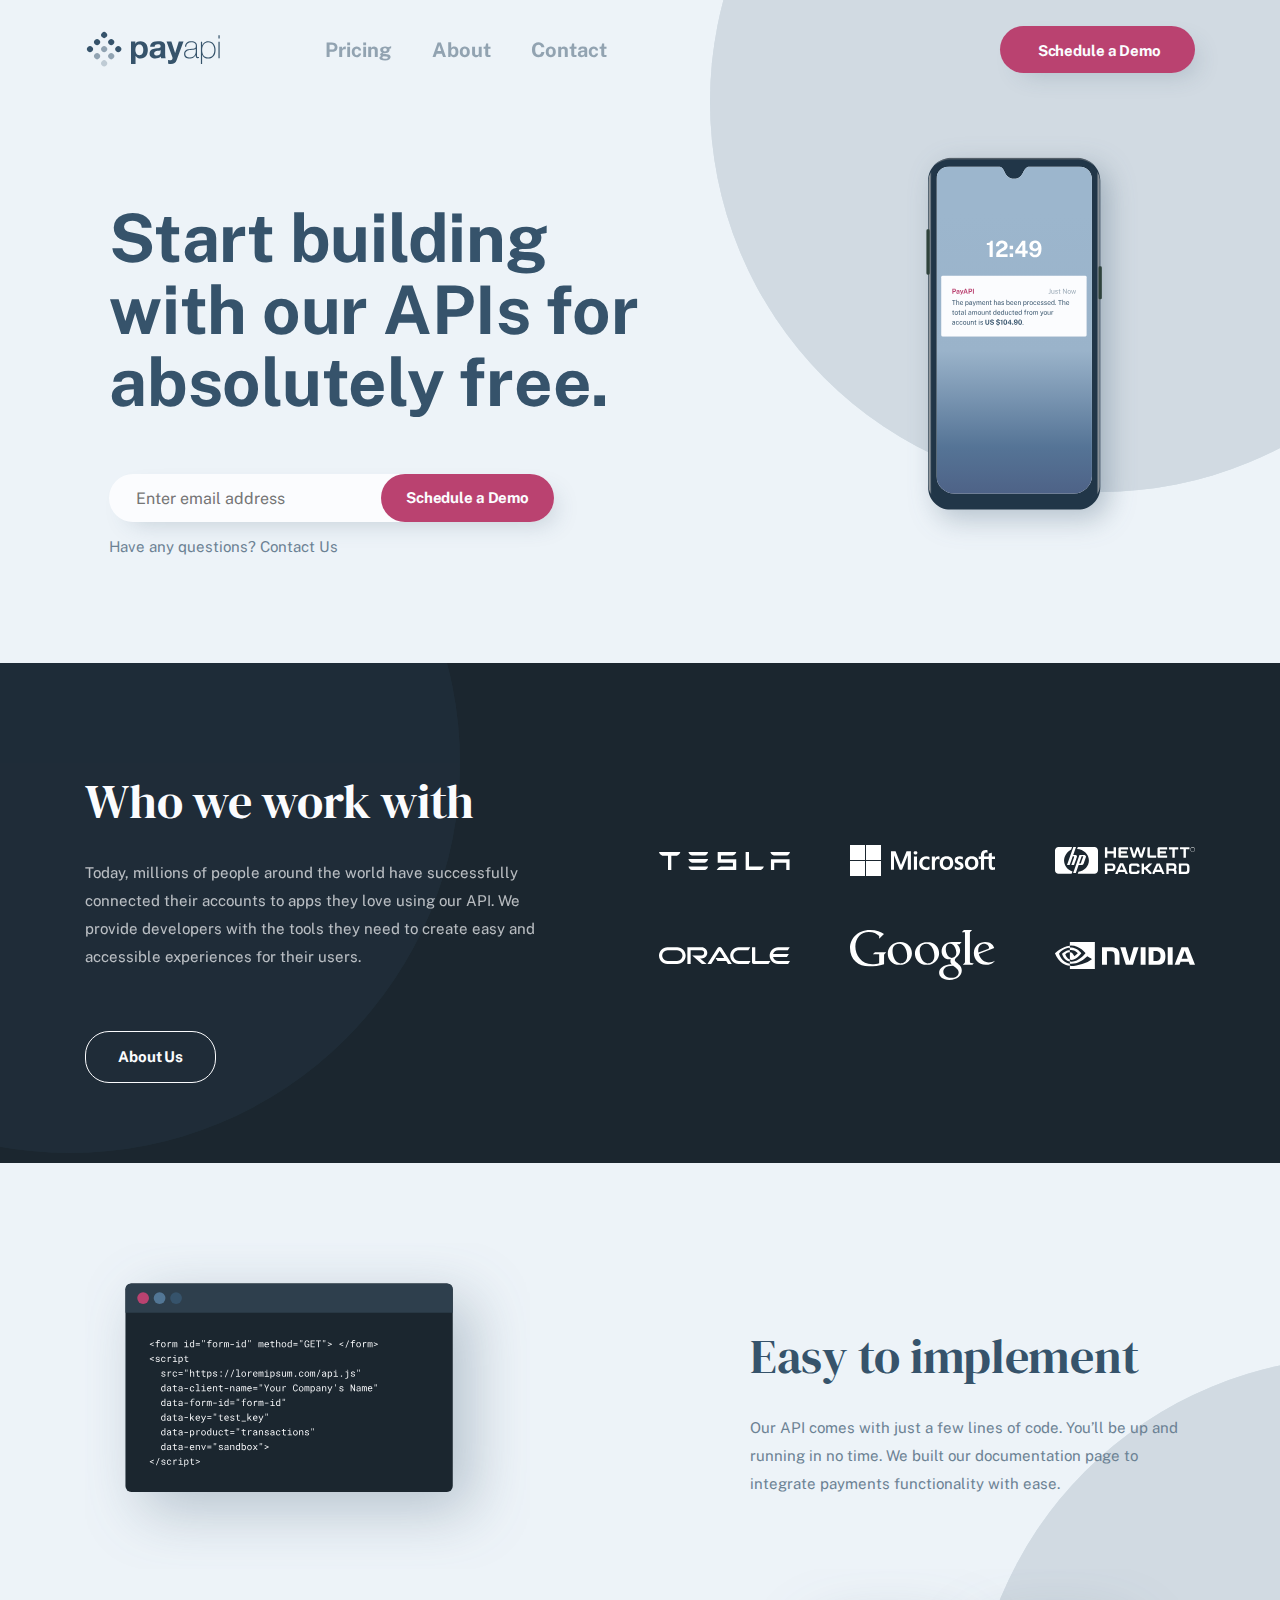
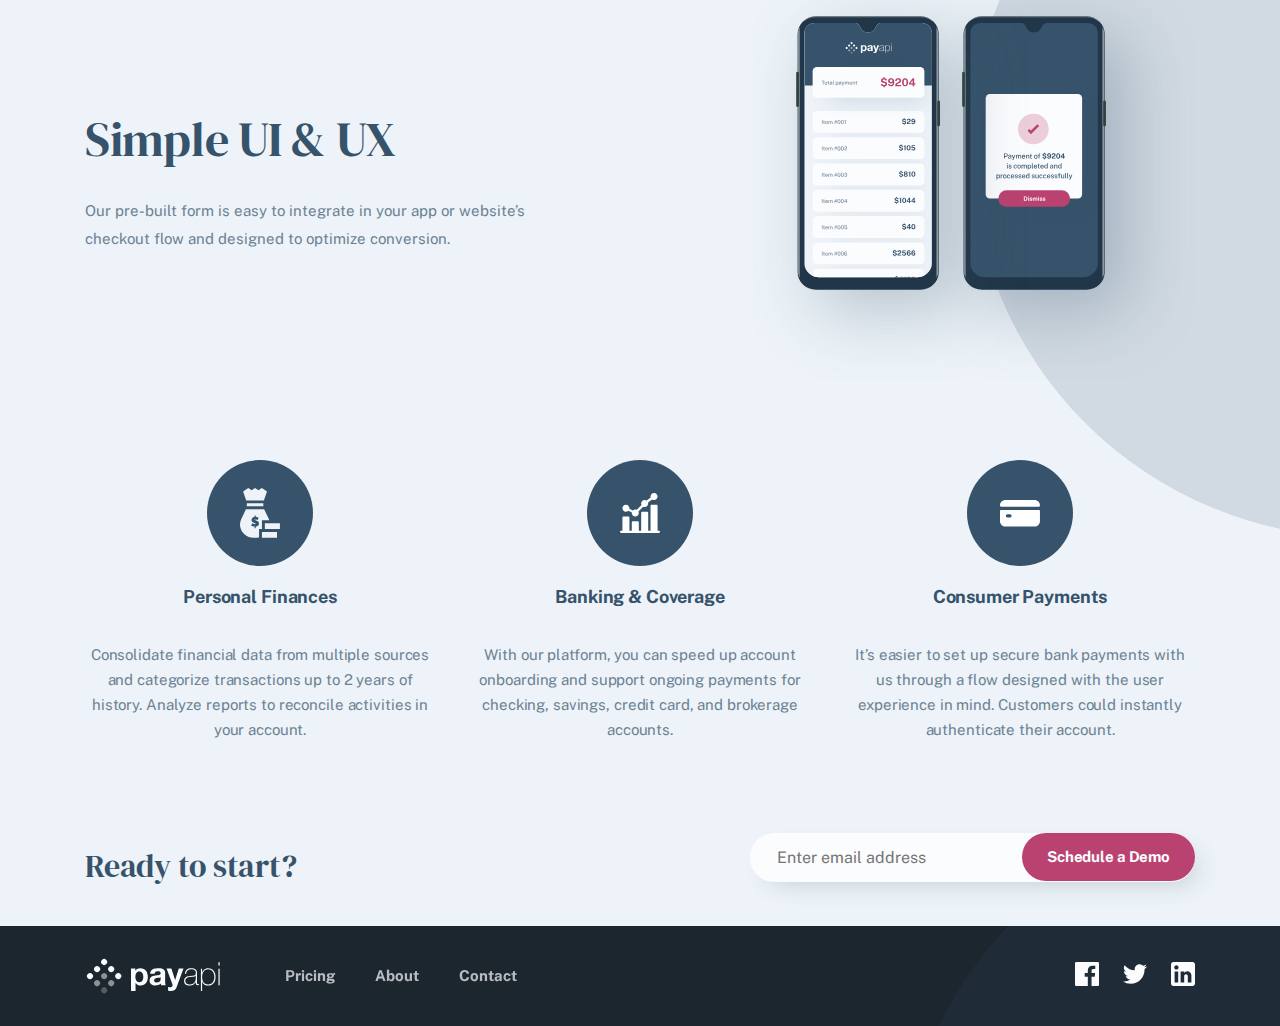
<file: index.html>
<!DOCTYPE html>
<html lang="en">
<head>
    <meta charset="UTF-8">
    <meta http-equiv="X-UA-Compatible" content="IE=edge">
    <meta name="viewport" content="width=device-width, initial-scale=1.0">
    <title>Payapi</title>
    <link rel="shortcut icon" href="images/icon.svg" type="image/x-icon">
    <link rel="stylesheet" href="./css/main.min.css">
    
    <!-- <link rel="stylesheet" href="./css/main.min.css"> -->
</head>
<body>
    <div class="hero-header-wrapper">
        <!-- Site Header Start -->
        <header class="site-header">
            <div class="container">
                <div class="site-header__wrapper">
                    
                    <div class="site-header__block">
                        <a class="site-header__logo" href="./index.html">
                            <img src="./images/logo.svg" alt="site-logo">
                        </a>
                        <button class="site-header__burger" type="button"></button>
                    </div>
                    <!-- site nav -->
                    <div class="site-nav__wrapper">
                        <!-- close btn -->
                        <button class="site-header-close"></button>
                        <nav class="sitenav">
                            <ul class="sitenav-list">
                                <li class="sitenav-item">
                                    <a href="./pricing.html" class="sitenav-link">Pricing</a>
                                </li>
                                <li class="sitenav-item">
                                    <a href="./about.html" class="sitenav-link">About</a>
                                </li>
                                <li class="sitenav-item">

                                    <a href="./contact.html" class="sitenav-link">Contact</a>

                                </li>
                            </ul>
                        </nav>
                        <div class="site-nav__button">
                            <a class="site-nav__btn" href="#">Schedule a Demo</a>
                        </div>
                    </div>
                </div>
            </div>
        </header>
        <!-- Site Header Finish -->
        
        <!-- hero section start -->
        <section class="hero-section">
            <div class="container">
                <div class="hero-section__bg">
                    <img class="hero-section__img" src="./images/hero-phone.svg" alt="phone">
                    <div class="hero-section__info">
                        <div class="hero-section__text-box">
                            <h1 class="visually-hidden">All infromation site info start</h1>
                            <h2 class="hero-section__title" >
                                Start building with our APIs for absolutely free.
                            </h2>
                        </div>
                        
                        <form class="hero-section__form" action="https://echo.htmlacademy.ru/courses" method="post">
                            <input class="hero-section__input-email" type="email" name="user__email" aria-label="enter your email" placeholder="Enter email address" required>
                            <button class="hero-section__form-btn">
                                Schedule a Demo
                            </button>
                        </form>
                        <span class="hero-section__more">
                            Have any questions? Contact Us
                        </span>
                    </div>
                </div>
            </div>
        </section>
    </div>
    <!-- Hero section finish  -->
    
    <!-- Main start -->
    <main class="site-main">
        
        <!-- Company section start -->
        <section class="copmpany">
            <div class="container">
                <div class="copmpany__wrapper">
                    <div class="copmpany__textbox">
                        <h2 class="copmpany__title">
                            Who we work with
                        </h2>
                        <p class="copmpany__text">
                            Today, millions of people around the world have successfully connected their accounts to apps they love using our API. We provide developers with the tools they need to create easy and accessible experiences for their users. 
                        </p>
                        <a class="copmpany__link" href="#">About Us</a>
                    </div>
                    <ul class="copmpany__list">
                        <li class="copmpany__item">
                            <a class="copmpany__list-link" href="https://www.tesla.com/" target="blank">
                                <img class=" copmpany__logo copmpany__list-tesla" src="./images/tesla.svg" alt="tesla">
                            </a>
                        </li>
                        <li class="copmpany__item">
                            <a class="copmpany__list-link" href="https://www.microsoft.com/en-us/?ql=3" target="blank">
                                <img class=" copmpany__logo copmpany__list-microsoft" src="./images/microsoft.svg" alt="microsoft">
                            </a>
                        </li>
                        <li class="copmpany__item">
                            <a class="copmpany__list-link" href="https://www.hp.com/us-en/home.html" target="blank">
                                <img class=" copmpany__logo copmpany__list-hp" src="./images/hp.svg" alt="HP">
                            </a>
                        </li>
                        <li class="copmpany__item">
                            <a class="copmpany__list-link" href="https://www.oracle.com/" target="blank">
                                <img class=" copmpany__logo copmpany__list-oracle" src="./images/oracle.svg" alt="Oracle">
                            </a>
                        </li>
                        <li class="copmpany__item">
                            <a class="copmpany__list-link" href="https://www.google.com/" target="blank">
                                <img class=" copmpany__logo copmpany__list-google" src="./images/google.svg" alt="google">
                            </a>
                        </li>
                        <li class="copmpany__item">
                            <a class="copmpany__list-link" href="https://www.nvidia.com/en-us/" target="blank">
                                <img class="copmpany__logo copmpany__list-nviada" src="./images/nvida.svg" alt="nvidia">
                            </a>
                        </li>
                    </ul>
                </div>
            </div>
        </section>
        <!-- Company section finish -->
        
        <!-- information section finish  -->
        <section class="information">
            <div class="container">
                <div class="information__script information__code-flex">
                    <img class="information__img information__code" src="./images/code.svg" alt="code">
                    <div class="information__script-textbox">
                        <h2 class="information__script-title">
                            Easy to implement
                        </h2>
                        <p class="information__script-text">
                            Our API comes with just a few lines of code. You’ll be up and running in no time. We built our documentation page to integrate payments functionality with ease.
                        </p>
                    </div>
                </div>
                <div class="information__script information__flex">
                    <img class="information__img" src="./images/double-phone.svg" alt="phone">
                    <div class="information__script-textbox">
                        <h2 class="information__script-title">
                            Simple UI & UX
                        </h2>
                        <p class="information__script-text">
                            Our pre-built form is easy to integrate in your app or website’s checkout flow and designed to optimize conversion. 
                        </p>
                    </div>
                </div>
                <ul class="information__list">
                    <li class="information__item">
                        <h3 class="information__title">
                            Personal Finances
                        </h3>
                        <p class="information__text">
                            Consolidate financial data from multiple sources and categorize transactions up to 2 years of history. Analyze reports to reconcile activities in your account. 
                        </p>
                    </li>
                    <li class="information__item">
                        <h3 class="information__title">
                            Banking & Coverage
                        </h3>
                        <p class="information__text">
                            With our platform, you can speed up account onboarding and support ongoing payments for checking, savings, credit card, and brokerage accounts.
                        </p>
                    </li>
                    <li class="information__item">
                        <h3 class="information__title">
                            Consumer Payments
                        </h3>
                        <p class="information__text">
                            It’s easier to set up secure bank payments with us through a flow designed with the user experience in mind. Customers could instantly authenticate their account.
                        </p>
                    </li>
                </ul>
            </div>
        </section>
        <!-- information section finish  -->
            
        <!-- Article start -->
        <article class="article" >
            <div class="container">
                <div class="article__users">
                    <h4 class="article__title">
                        Ready to start?
                    </h4>
                    <form class="hero-section__form" action="https://echo.htmlacademy.ru/courses" method="post">
                        <input class="hero-section__input-email" type="email" name="user__email" aria-label="enter your email" placeholder="Enter email address" required>
                        <button class="hero-section__form-btn">
                            Schedule a Demo
                        </button>
                    </form>
                </div>
            </div>
        </article>
         <!-- Article finish -->
    </main>
    <!-- Main finish  -->
    
   <!-- Site Footer Start -->
    <footer class="site-footer">
        <div class="container">
            <div class="foot-box">
                <a class="foot-logo" href="./index.html"><img class="foot-logo__img" src="./images/footer-logo.svg" alt="Site logo"></a>
                <ul class="foot-box__list">
                    <li class="foot-box__item">
                        <a class="foot-box__link" href="./pricing.html">Pricing</a>
                    </li>
                    <li class="foot-box__item">
                        <a class="foot-box__link" href="./about.html">About</a>
                    </li>
                    <li class="foot-box__item">
                        <a class="foot-box__link" href="./contact.html">Contact</a>
                    </li>
                </ul>
                <ul class="social-list">
                    <li class="social-list__item">
                        <a class="social-list__link" href="#!"><svg width="24" height="24" fill="none" xmlns="http://www.w3.org/2000/svg"><path d="M22.675 0H1.325C.593 0 0 .593 0 1.325v21.351C0 23.407.593 24 1.325 24H12.82v-9.294H9.692v-3.622h3.128V8.413c0-3.1 1.893-4.788 4.659-4.788 1.325 0 2.463.099 2.795.143v3.24l-1.918.001c-1.504 0-1.795.715-1.795 1.763v2.313h3.587l-.467 3.622h-3.12V24h6.116c.73 0 1.323-.593 1.323-1.325V1.325C24 .593 23.407 0 22.675 0Z" fill="currentColor"/></svg></a>
                    </li>
                    <li class="social-list__item">
                        <a class="social-list__link" href="#!"><svg width="24" height="20" fill="none" xmlns="http://www.w3.org/2000/svg"><path d="M24 2.557a9.83 9.83 0 0 1-2.828.775A4.932 4.932 0 0 0 23.337.608a9.864 9.864 0 0 1-3.127 1.195A4.916 4.916 0 0 0 16.616.248c-3.179 0-5.515 2.966-4.797 6.045A13.978 13.978 0 0 1 1.671 1.149a4.93 4.93 0 0 0 1.523 6.574 4.903 4.903 0 0 1-2.229-.616c-.054 2.281 1.581 4.415 3.949 4.89a4.935 4.935 0 0 1-2.224.084 4.928 4.928 0 0 0 4.6 3.419A9.9 9.9 0 0 1 0 17.54a13.94 13.94 0 0 0 7.548 2.212c9.142 0 14.307-7.721 13.995-14.646A10.025 10.025 0 0 0 24 2.557Z" fill="currentColor"/></svg></a>
                    </li>
                    <li class="social-list__item">
                        <a class="social-list__link" href="#!"><svg width="24" height="24" fill="none" xmlns="http://www.w3.org/2000/svg"><path fill-rule="evenodd" clip-rule="evenodd" d="M2.4 0h19.2C22.92 0 24 1.08 24 2.4v19.2c0 1.32-1.08 2.4-2.4 2.4H2.4C1.08 24 0 22.92 0 21.6V2.4C0 1.08 1.08 0 2.4 0Zm1.2 20.4h3.6V9.6H3.6v10.8ZM5.4 7.56c-1.2 0-2.16-.96-2.16-2.16 0-1.2.96-2.16 2.16-2.16 1.2 0 2.16.96 2.16 2.16 0 1.2-.96 2.16-2.16 2.16ZM16.8 20.4h3.6v-6.84c0-2.28-1.92-4.2-4.2-4.2-1.08 0-2.4.72-3 1.68V9.6H9.6v10.8h3.6v-6.36c0-.96.84-1.8 1.8-1.8.96 0 1.8.84 1.8 1.8v6.36Z" fill="currentColor"/></svg></a>
                    </li>
                </ul>
            </div>
        </div>
    </footer>
    <!-- Site Footer Finish -->
    
    <script src="js/main.js"></script>
</body>
</html>
</file>
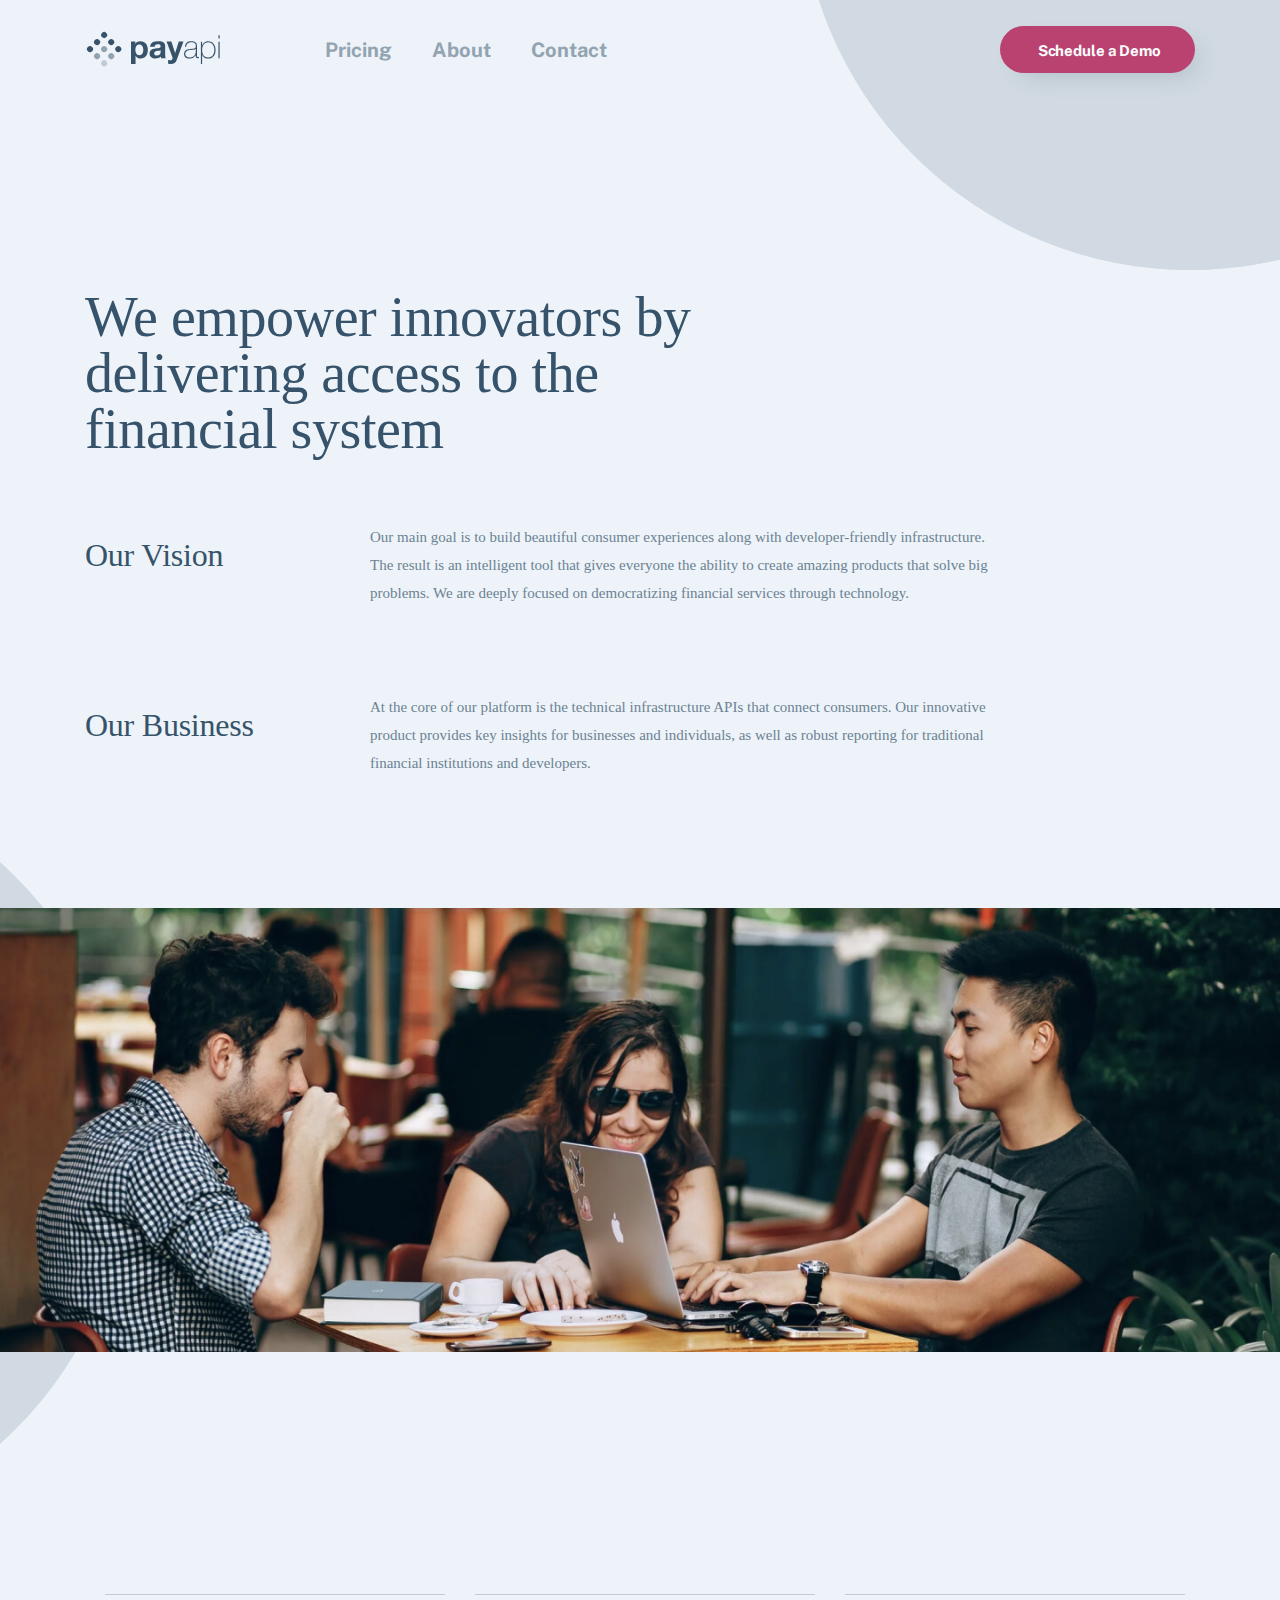
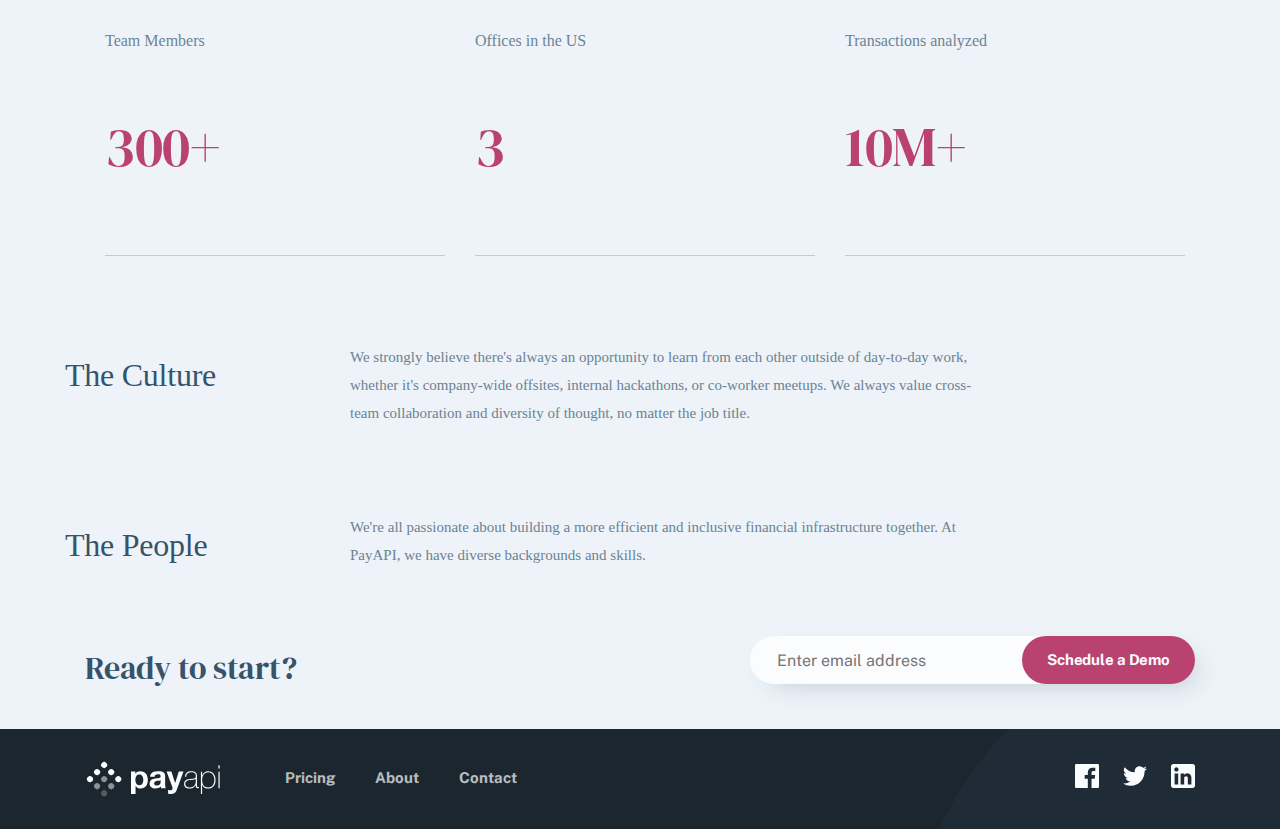
<file: about.html>
<!DOCTYPE html>
<html lang="en">
<head>
    <meta charset="UTF-8">
    <meta http-equiv="X-UA-Compatible" content="IE=edge">
    <meta name="viewport" content="width=device-width, initial-scale=1.0">
    <title>Payapi</title>
    <link rel="shortcut icon" href="images/icon.svg" type="image/x-icon">
    <link rel="stylesheet" href="./css/main.min.css">
    
    <!-- <link rel="stylesheet" href="./css/main.min.css"> -->
</head>
<body>
    <div class="hero-header-wrapper-about">
        <!-- Site Header Start -->
        <header class="site-header">
            <div class="container">
                <div class="site-header__wrapper">
                    
                    <div class="site-header__block">
                        <a class="site-header__logo" href="index.html">
                            <img src="images/logo.svg" alt="site-logo">
                        </a>
                        <button class="site-header__burger" type="button"></button>
                    </div>
                    <!-- site nav -->
                    <div class="site-nav__wrapper">
                        <!-- close btn -->
                        <button class="site-header-close"></button>
                        <nav class="sitenav">
                            <ul class="sitenav-list">
                                <li class="sitenav-item">
                                    <a href="./pricing.html" class="sitenav-link">Pricing</a>
                                </li>
                                <li class="sitenav-item">
                                    <a href="./about.html" class="sitenav-link">About</a>
                                </li>
                                <li class="sitenav-item">
                                    <a href="./contact.html" class="sitenav-link">Contact</a>
                                </li>
                            </ul>
                        </nav>
                        <div class="site-nav__button">
                            <a class="site-nav__btn" href="#">Schedule a Demo</a>
                        </div>
                    </div>
                </div>
            </div>         
        </header>
        <!-- Site Header Finish -->
      
    <section class="about-hero">
      <div class="container">
        <div class="about-hero__inner">
          <h1 class="about-hero__title">
            We empower innovators
            by delivering access to the financial system
          </h1>
        </div>
        <ul class="about-hero__list">
          <li class="about-hero__item">
            <h2 class="about-hero__item-title">
              Our Vision
            </h2>
            <p class="about-hero__item-text">
              Our main goal is to build beautiful consumer experiences along with developer-friendly infrastructure. The result is an intelligent tool that gives everyone the ability to create amazing products that solve big problems. We are deeply focused on democratizing financial services through technology. 
            </p>
          </li>
          <li class="about-hero__item">
            <h2 class="about-hero__item-title">
              Our Business
            </h2>
            <p class="about-hero__item-text">
              At the core of our platform is the technical infrastructure APIs that connect consumers. Our innovative product provides key insights for businesses and individuals, as well as robust reporting for traditional financial institutions and developers. 
            </p>
          </li>
        </ul>
      </div>
    </section>
  </div>
     <!-- SITE MAIN START -->
 <main class="site-main">

    <section class="about-info">
        <div class="about-info__img-box">
          <img class="about-info__img-desktop" src="./images/person.jpg" alt="peoples in kafe">
          <img class="about-info__img-mobile" src="/images/Bitmapabout-jpg-img-mobile.jpg" alt="people">
        </div>
        <div class="container about-hero">
          <ul class="about-info__list">
            <li class="about-info__item">
              <h3 class="about-info__item-title">
                Team Members
              </h3>
              <p class="about-info__item-text">
                300+
              </p>
            </li>
            <li class="about-info__item">
              <h3 class="about-info__item-title">
                Offices in the US
              </h3>
              <p class="about-info__item-text">
                3
              </p>
            </li>
            <li class="about-info__item">
              <h3 class="about-info__item-title">
                Transactions analyzed
              </h3>
              <p class="about-info__item-text">
                10M+
              </p>
            </li>
          </ul>
          <ul class="about-hero__list">
            <li class="about-hero__item">
              <h2 class="about-hero__item-title">
                The Culture
              </h2>
              <p class="about-hero__item-text">
                We strongly believe there's always an opportunity to learn from each other outside of day-to-day work, whether it's company-wide offsites, internal hackathons, or co-worker meetups. We always value cross-team collaboration and diversity of thought, no matter the job title.
              </p>
            </li>
            <li class="about-hero__item">
              <h2 class="about-hero__item-title">
                The People
              </h2>
              <p class="about-hero__item-text">
                We're all passionate about building a more efficient and inclusive financial infrastructure together. At PayAPI, we have diverse backgrounds and skills.
              </p>
            </li>
          </ul>
        </div>
      </section>


      <article class="article" >
        <div class="container">
            <div class="article__users">
                <h4 class="article__title">
                    Ready to start?
                </h4>
                <form class="hero-section__form" action="https://echo.htmlacademy.ru/courses" method="post">
                    <input class="hero-section__input-email" type="email" name="user__email" aria-label="enter your email" placeholder="Enter email address" required>
                    <button class="hero-section__form-btn">
                        Schedule a Demo
                    </button>
                </form>
            </div>
        </div>
    </article>
     <!-- Article finish -->

    </main>
    <!-- SITE MAIN END -->
  
     
   <!-- Site Footer Start -->
    <footer class="site-footer">
        <div class="container">
            <div class="foot-box">
                <a class="foot-logo" href="./index.html"><img class="foot-logo__img" src="./images/footer-logo.svg" alt="Site logo"></a>
                <ul class="foot-box__list">
                    <li class="foot-box__item">
                        <a class="foot-box__link" href="./pricing.html">Pricing</a>
                    </li>
                    <li class="foot-box__item">
                        <a class="foot-box__link" href="./about.html">About</a>
                    </li>
                    <li class="foot-box__item">
                        <a class="foot-box__link" href="./contact.html">Contact</a>
                    </li>
                </ul>
                <ul class="social-list">
                    <li class="social-list__item">
                        <a class="social-list__link" href="#!"><svg width="24" height="24" fill="none" xmlns="http://www.w3.org/2000/svg"><path d="M22.675 0H1.325C.593 0 0 .593 0 1.325v21.351C0 23.407.593 24 1.325 24H12.82v-9.294H9.692v-3.622h3.128V8.413c0-3.1 1.893-4.788 4.659-4.788 1.325 0 2.463.099 2.795.143v3.24l-1.918.001c-1.504 0-1.795.715-1.795 1.763v2.313h3.587l-.467 3.622h-3.12V24h6.116c.73 0 1.323-.593 1.323-1.325V1.325C24 .593 23.407 0 22.675 0Z" fill="currentColor"/></svg></a>
                    </li>
                    <li class="social-list__item">
                        <a class="social-list__link" href="#!"><svg width="24" height="20" fill="none" xmlns="http://www.w3.org/2000/svg"><path d="M24 2.557a9.83 9.83 0 0 1-2.828.775A4.932 4.932 0 0 0 23.337.608a9.864 9.864 0 0 1-3.127 1.195A4.916 4.916 0 0 0 16.616.248c-3.179 0-5.515 2.966-4.797 6.045A13.978 13.978 0 0 1 1.671 1.149a4.93 4.93 0 0 0 1.523 6.574 4.903 4.903 0 0 1-2.229-.616c-.054 2.281 1.581 4.415 3.949 4.89a4.935 4.935 0 0 1-2.224.084 4.928 4.928 0 0 0 4.6 3.419A9.9 9.9 0 0 1 0 17.54a13.94 13.94 0 0 0 7.548 2.212c9.142 0 14.307-7.721 13.995-14.646A10.025 10.025 0 0 0 24 2.557Z" fill="currentColor"/></svg></a>
                    </li>
                    <li class="social-list__item">
                        <a class="social-list__link" href="#!"><svg width="24" height="24" fill="none" xmlns="http://www.w3.org/2000/svg"><path fill-rule="evenodd" clip-rule="evenodd" d="M2.4 0h19.2C22.92 0 24 1.08 24 2.4v19.2c0 1.32-1.08 2.4-2.4 2.4H2.4C1.08 24 0 22.92 0 21.6V2.4C0 1.08 1.08 0 2.4 0Zm1.2 20.4h3.6V9.6H3.6v10.8ZM5.4 7.56c-1.2 0-2.16-.96-2.16-2.16 0-1.2.96-2.16 2.16-2.16 1.2 0 2.16.96 2.16 2.16 0 1.2-.96 2.16-2.16 2.16ZM16.8 20.4h3.6v-6.84c0-2.28-1.92-4.2-4.2-4.2-1.08 0-2.4.72-3 1.68V9.6H9.6v10.8h3.6v-6.36c0-.96.84-1.8 1.8-1.8.96 0 1.8.84 1.8 1.8v6.36Z" fill="currentColor"/></svg></a>
                    </li>
                </ul>
            </div>
        </div>
    </footer>
    <!-- Site Footer Finish -->
    
    <script src="js/main.js"></script>

</body>
</html>
</file>
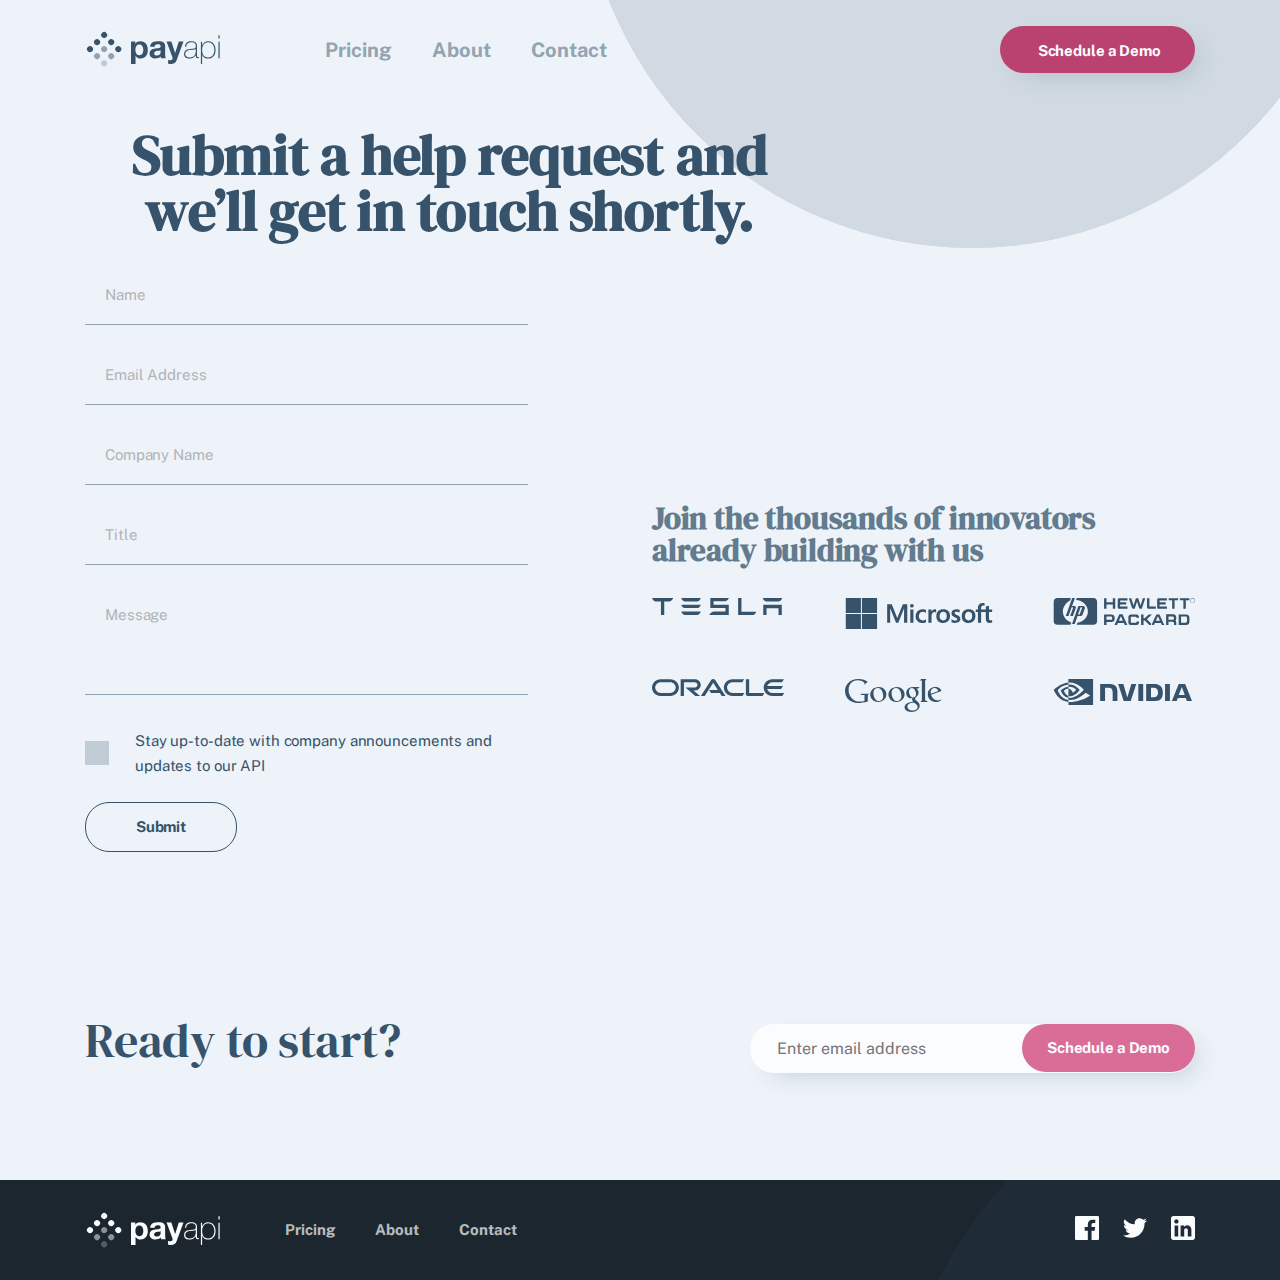
<file: contact.html>
<!DOCTYPE html>
<html lang="en">
<head>
  <meta charset="UTF-8">
  <meta http-equiv="X-UA-Compatible" content="IE=edge">
  <meta name="viewport" content="width=device-width, initial-scale=1.0">
  <title>Payapi</title>
  <link rel="shortcut icon" href="images/icon.svg" type="image/x-icon">
  <link rel="stylesheet" href="./css/main.min.css">
  
  <!-- <link rel="stylesheet" href="./css/main.min.css"> -->
</head>
<body>
  <div class="hero-header-wrapper hero-header-wrapper--position">
    
    <!-- Site Header Start -->
    <header class="site-header">
      <div class="container">
        <div class="site-header__wrapper">
          
          <div class="site-header__block">
            <a class="site-header__logo" href="./index.html">
              <img src="./images/logo.svg" alt="site-logo">
            </a>
            <button class="site-header__burger" type="button"></button>
          </div>
          <!-- site nav -->
          <div class="site-nav__wrapper">
            <!-- close btn -->
            <button class="site-header-close"></button>
            <nav class="sitenav">
              <ul class="sitenav-list">
                <li class="sitenav-item">
                  <a href="./pricing.html" class="sitenav-link">Pricing</a>
                </li>
                <li class="sitenav-item">
                  <a href="./about.html" class="sitenav-link">About</a>
                </li>
                <li class="sitenav-item">
                  <a href="./contact.html" class="sitenav-link">Contact</a>
                </li>
              </ul>
            </nav>
            <div class="site-nav__button">
              <a class="site-nav__btn" href="#">Schedule a Demo</a>
            </div>
          </div>
        </div>
      </div>
    </header>
    <!-- Site Header Finish -->
    
    <section class="contact-hero">
      <div class="container">
        <h2 class="contact-hero__title" >Submit a help request and we’ll get in touch shortly.</h2>
        <div class="contact-hero__wrapper">
          <form class="contact-hero__form contact-form" action="https://echo.htmlacademy.ru/" method="post" autocomplete="off">
            <input class="contact-form__input" type="text" name="user_name" aria-label="write your name" placeholder="Name" minlength="2" required="">
            <span class="contact-form__invalid">This field can’t be empty</span>
            <input class="contact-form__input" type="email" name="user_email" aria-label="write your email" placeholder="Email Address">
            <span class="contact-form__invalid">This field can’t be empty</span>
            <input class="contact-form__input" type="text" name="user_companyname" aria-label="write your company name" placeholder="Company Name" minlength="2" required="">
            <span class="contact-form__invalid">This field can’t be empty</span>
            <input class="contact-form__input" type="text" name="user_email" aria-label="write your title" placeholder="Title" minlength="2" required="">
            <span class="contact-form__invalid">This field can’t be empty</span>
            <textarea class="contact-form__textarea" name="user_text" cols="30" rows="3" aria-label="write your message" placeholder="Message" minlength="3" required=""></textarea>
            <span class="contact-form__invalid">This field can’t be empty</span>
            <div class="contact-form__inner">
              <input class="visually-hidden contact-form__checked" type="checkbox" name="user_checkbox" id="scales">
              <span class="contact-form__check"></span>
              <label class="contact-form__label" for="scales">Stay up-to-date with company announcements and updates to our API</label>
            </div>
            <button class="contact-form__btn" type="submit">Submit</button>
          </form>
          <div class="contact-hero__inner">
            <h3 class="contact-hero__inner-title">Join the thousands of innovators already building with us</h3>
            <ul class="contact-hero__list">
              <li class="contact-hero__item">
                <a class="contact-hero__item-link" href="https://www.tesla.com/" target="blank">

                  <img class="contact-hero__img" src="./images/black-tesla.svg" alt="Tesla logo">
                </a>
              </li>
              <li class="contact-hero__item">
                <a class="contact-hero__item-link" href="https://www.microsoft.com/en-us/?ql=3" target="blank">

                  <img class="contact-hero__img" src="./images/black-microsoft.svg" alt="microsoft logo">
                </a>
              </li>
              <li class="contact-hero__item">
                <a class="contact-hero__item-link" href="https://www.hp.com/us-en/home.html" target="blank">

                  <img class="contact-hero__img" src="./images/black-hp.svg" alt="hp logo">
                </a>
              </li>
              <li class="contact-hero__item">
                <a class="contact-hero__item-link" href="https://www.oracle.com/" target="blank">

                  <img class="contact-hero__img" src="./images/black-oracle.svg" alt="oracle logo">
                </a>
              </li>
              <li class="contact-hero__item">
                <a class="contact-hero__item-link" href="https://www.google.com/" target="blank">

                  <img class="contact-hero__img" src="./images/black-google.svg" alt="google logo">
                </a>
              </li>
              <li class="contact-hero__item">
                <a class="contact-hero__item-link" href="https://www.nvidia.com/en-us/" target="blank">

                  <img class="contact-hero__img" src="./images/black-nvidia.svg" alt="nvidia logo">
                </a>
              </li>
            </ul>
          </div>
        </div>
        <div class="contact-hero__form-bottom">
          <h2 class="contact-hero__form-bottom-title contact-hero__form-bottom-title--style">Ready to start?</h2>
          <form class="contact-hero__bottom-form" action="https://echo.htmlacademy.ru/courses" method="post">
            <input class="contact-hero__input-email" type="email" name="user__email" aria-label="enter your email" placeholder="Enter email address" required>
            <button class="contact-hero__form-btn">Schedule a Demo</button>
          </form>
        </div>
      </div>
    </section>
  </div>
  <!-- Hero section finish  -->
  

  
  <!-- site main start -->
  <main class="site-main">
    
    
    
  </main>
  <!-- site main finish -->

<!-- Site Footer Start -->
    <footer class="site-footer">
        <div class="container">
            <div class="foot-box">
                <a class="foot-logo" href="./index.html"><img class="foot-logo__img" src="./images/footer-logo.svg" alt="Site logo"></a>
                <ul class="foot-box__list">
                    <li class="foot-box__item">
                        <a class="foot-box__link" href="./pricing.html">Pricing</a>
                    </li>
                    <li class="foot-box__item">
                        <a class="foot-box__link" href="./about.html">About</a>
                    </li>
                    <li class="foot-box__item">
                        <a class="foot-box__link" href="./contact.html">Contact</a>
                    </li>
                </ul>
                <ul class="social-list">
                    <li class="social-list__item">
                        <a class="social-list__link" href="#!"><svg width="24" height="24" fill="none" xmlns="http://www.w3.org/2000/svg"><path d="M22.675 0H1.325C.593 0 0 .593 0 1.325v21.351C0 23.407.593 24 1.325 24H12.82v-9.294H9.692v-3.622h3.128V8.413c0-3.1 1.893-4.788 4.659-4.788 1.325 0 2.463.099 2.795.143v3.24l-1.918.001c-1.504 0-1.795.715-1.795 1.763v2.313h3.587l-.467 3.622h-3.12V24h6.116c.73 0 1.323-.593 1.323-1.325V1.325C24 .593 23.407 0 22.675 0Z" fill="currentColor"/></svg></a>
                    </li>
                    <li class="social-list__item">
                        <a class="social-list__link" href="#!"><svg width="24" height="20" fill="none" xmlns="http://www.w3.org/2000/svg"><path d="M24 2.557a9.83 9.83 0 0 1-2.828.775A4.932 4.932 0 0 0 23.337.608a9.864 9.864 0 0 1-3.127 1.195A4.916 4.916 0 0 0 16.616.248c-3.179 0-5.515 2.966-4.797 6.045A13.978 13.978 0 0 1 1.671 1.149a4.93 4.93 0 0 0 1.523 6.574 4.903 4.903 0 0 1-2.229-.616c-.054 2.281 1.581 4.415 3.949 4.89a4.935 4.935 0 0 1-2.224.084 4.928 4.928 0 0 0 4.6 3.419A9.9 9.9 0 0 1 0 17.54a13.94 13.94 0 0 0 7.548 2.212c9.142 0 14.307-7.721 13.995-14.646A10.025 10.025 0 0 0 24 2.557Z" fill="currentColor"/></svg></a>
                    </li>
                    <li class="social-list__item">
                        <a class="social-list__link" href="#!"><svg width="24" height="24" fill="none" xmlns="http://www.w3.org/2000/svg"><path fill-rule="evenodd" clip-rule="evenodd" d="M2.4 0h19.2C22.92 0 24 1.08 24 2.4v19.2c0 1.32-1.08 2.4-2.4 2.4H2.4C1.08 24 0 22.92 0 21.6V2.4C0 1.08 1.08 0 2.4 0Zm1.2 20.4h3.6V9.6H3.6v10.8ZM5.4 7.56c-1.2 0-2.16-.96-2.16-2.16 0-1.2.96-2.16 2.16-2.16 1.2 0 2.16.96 2.16 2.16 0 1.2-.96 2.16-2.16 2.16ZM16.8 20.4h3.6v-6.84c0-2.28-1.92-4.2-4.2-4.2-1.08 0-2.4.72-3 1.68V9.6H9.6v10.8h3.6v-6.36c0-.96.84-1.8 1.8-1.8.96 0 1.8.84 1.8 1.8v6.36Z" fill="currentColor"/></svg></a>
                    </li>
                </ul>
            </div>
        </div>
    </footer>
    <!-- Site Footer Finish -->
  
  <script src="./js/main.js"></script>
</body>
</html>
</file>
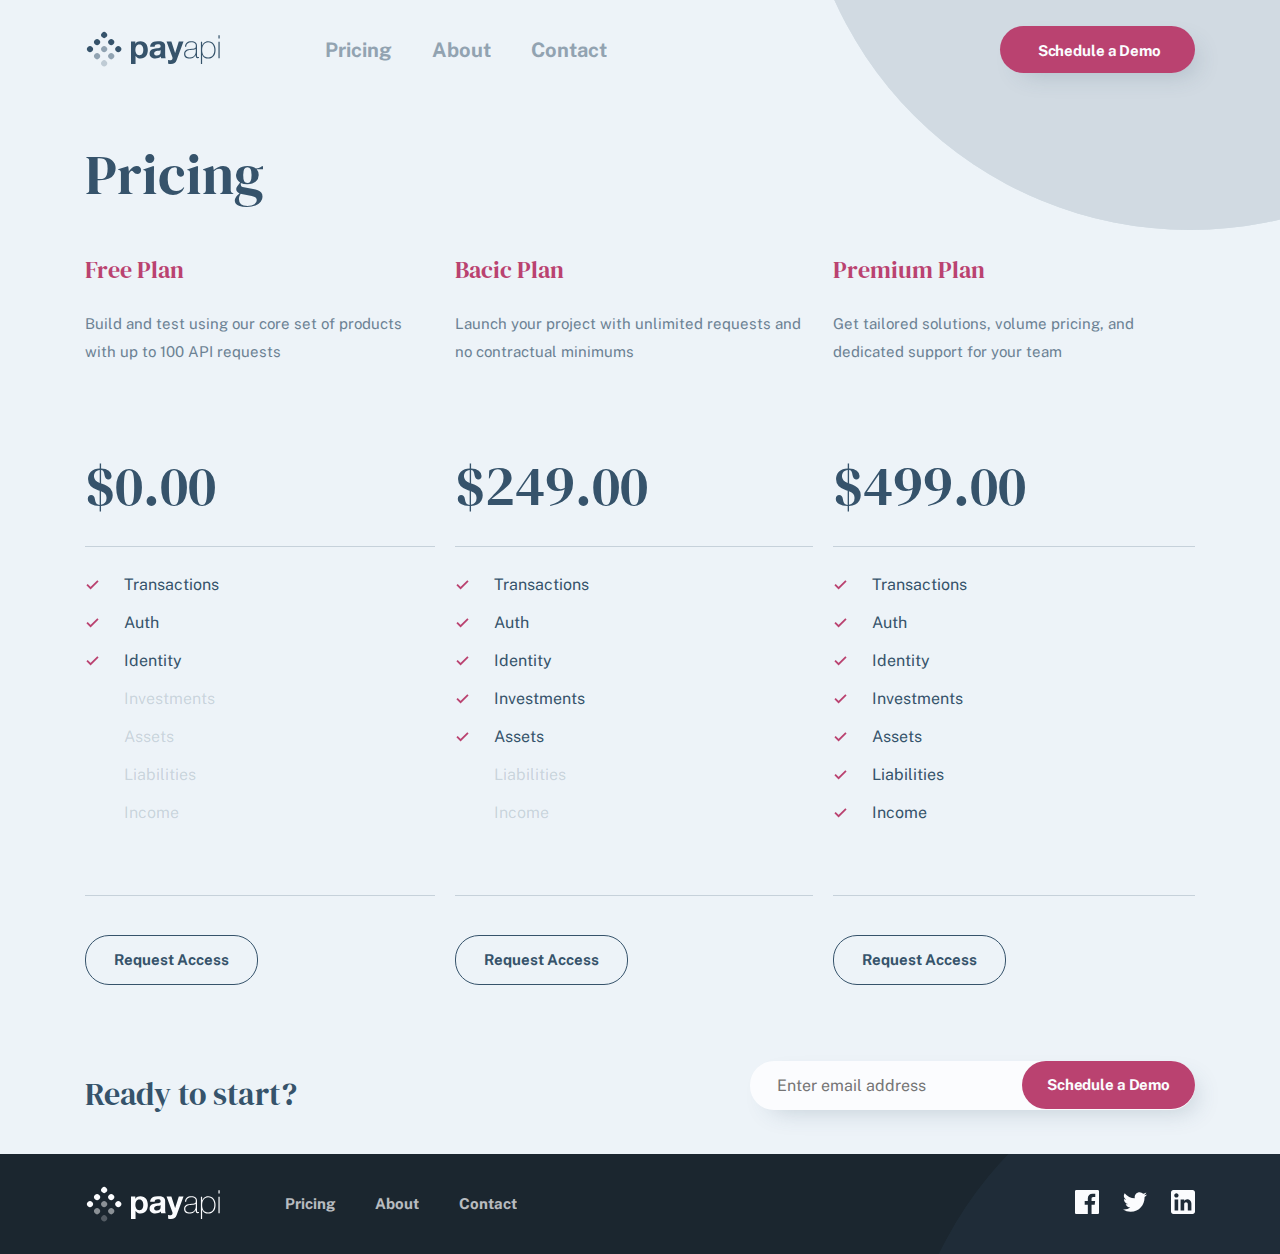
<file: pricing.html>
<!DOCTYPE html>
<html lang="en">
<head>
  <meta charset="UTF-8" />
  <meta http-equiv="X-UA-Compatible" content="IE=edge" />
  <meta name="viewport" content="width=device-width, initial-scale=1.0" />
  <title>Pricing</title>
  <link rel="shortcut icon" href="images/icon.svg" type="image/x-icon" />
  <link rel="stylesheet" href="./css/main.min.css" />
</head>
<body>

  <!-- Site Header Start -->
  <div class="hero-header-wrapper-pricing">
    <header class="site-header">
      <div class="container">
        <div class="site-header__wrapper">
          <div class="site-header__block">
            <a class="site-header__logo" href="index.html">
              <img src="images/logo.svg" alt="site-logo" />
            </a>
            <button class="site-header__burger" type="button"></button>
          </div>
          <!-- site nav -->
          <div class="site-nav__wrapper">
            <!-- close btn -->
            <button class="site-header-close"></button>
            <nav class="sitenav">
              <ul class="sitenav-list">
                <li class="sitenav-item">
                  <a href="./pricing.html" class="sitenav-link">Pricing</a>
                </li>
                <li class="sitenav-item">
                  <a href="./about.html" class="sitenav-link">About</a>
                </li>
                <li class="sitenav-item">
                  <a href="./contact.html" class="sitenav-link">Contact</a>
                </li>
              </ul>
            </nav>
            <div class="site-nav__button">
              <a class="site-nav__btn" href="#">Schedule a Demo</a>
            </div>
          </div>
        </div>
      </div>
    </header>
    <section class="hero-pricing">
      <div class="container">
        <h1 class="hero-pricing__title">Pricing</h1>
        
        <ul class="hero-pricing__list">
          <li class="hero-pricing__item">
            <p class="hero-pricing__text">Free Plan</p>
            <div class="hero-pricing__text--span">Build and test using our core set of products with up to 100 API requests </div>
            <div class="pricing-price">$0.00</div>
            <form
            class="price-form"
            action="https://echo.htmlacademy.ru/courses"
            method="post"
            autocomplete="off"
            >
            <div class="input-wrapper">
              <input
              class="price-input--one"
              checked
              type="checkbox"
              id="vehicle1"
              name="vehicle1"
              value="Bike"
              />
              <label class="label-one label-all" for="vehicle1">Transactions</label>
              <input
              class="price-input--two"
              checked
              type="checkbox"
              id="vehicle2"
              name="vehicle2"
              value="Bike"
              />
              <label class="label-two label-all" for="vehicle2">Auth</label>
              <input
              class="price-input--three"
              checked
              type="checkbox"
              id="vehicle3"
              name="vehicle3"
              value="Bike"
              />
              <label class="label-three label-all" for="vehicle3">Identity</label>
              <input
              class="price-input--four"
              type="checkbox"
              id="vehicle4"
              name="vehicle4"
              value="Bike"
              />
              <label class="label-four label-all" for="vehicle4">Investments</label>
              <input
              class="price-input--five"
              type="checkbox"
              id="vehicle5"
              name="vehicle5"
              value="Bike"
              />
              <label class="label-five label-all" for="vehicle5">Assets</label>
              <input
              class="price-input--six"
              type="checkbox"
              id="vehicle6"
              name="vehicle6"
              value="Bike"
              />
              <label class="label-six label-all" for="vehicle6">Liabilities</label>
              <input
              class="price-input--seven"
              type="checkbox"
              id="vehicle7"
              name="vehicle7"
              value="Bike"
              />
              <label class="label-seven label-all" for="vehicle7">Income</label>
            </div>
          </form>
          <a class="hero-pricing__link" href="#">Request Access</a>
        </li>
        <li class="hero-pricing__item">
          <p class="hero-pricing__text">Bacic Plan</p>
          <div class="hero-pricing__text--span">Launch your project with unlimited requests and no contractual minimums </div>
          <div class="pricing-price">$249.00</div>
          <form
          class="price-form"
          action="https://echo.htmlacademy.ru/courses"
          method="post"
          autocomplete="off"
          >
          <div class="input-wrapper">
            <input
            class="price-input--eight"
            checked
            type="checkbox"
            id="vehicle8"
            name="vehicle8"
            value="Bike"
            />
            <label class="label-eight label-all" for="vehicle8">Transactions</label>
            <input
            class="price-input--nine"
            checked
            type="checkbox"
            id="vehicle9"
            name="vehicle9"
            value="Bike"
            />
            <label class="label-nine label-all" for="vehicle9">Auth</label>
            <input
            class="price-input--ten"
            checked
            type="checkbox"
            id="vehicle10"
            name="vehicle10"
            value="Bike"
            />
            <label class="label-ten label-all" for="vehicle10">Identity</label>
            <input
            class="price-input--eleven"
            checked
            type="checkbox"
            id="vehicle11"
            name="vehicle11"
            value="Bike"
            />
            <label class="label-eleven label-all" for="vehicle11">Investments</label>
            <input
            class="price-input--twelve"
            checked
            type="checkbox"
            id="vehicle12"
            name="vehicle12"
            value="Bike"
            />
            <label class="label-twelve label-all" for="vehicle12">Assets</label>
            <input
            class="price-input--13"
            type="checkbox"
            id="vehicle13"
            name="vehicle13"
            value="Bike"
            />
            <label class="label-13 label-all" for="vehicle13">Liabilities</label>
            <input
            class="price-input--14"
            type="checkbox"
            id="vehicle14"
            name="vehicle14"
            value="Bike"
            />
            <label class="label-14 label-all" for="vehicle14">Income</label>
          </div>
        </form>
        <a class="hero-pricing__link" href="#">Request Access</a>
      </li>
      <li class="hero-pricing__item">
        <p class="hero-pricing__text">Premium Plan</p>
        <div class="hero-pricing__text--span">Get tailored solutions, volume pricing, and dedicated support for your team </div>
        <div class="pricing-price">$499.00</div>
        <form
        class="price-form"
        action="https://echo.htmlacademy.ru/courses"
        method="post"
        autocomplete="off"
        >
        <div class="input-wrapper">
          <input
          class="price-input--15"
          checked
          type="checkbox"
          id="vehicle15"
          name="vehicle15"
          value="Bike"
          />
          <label class="label-15 label-all" for="vehicle15">Transactions</label>
          <input
          class="price-input--16"
          checked
          type="checkbox"
          id="vehicle16"
          name="vehicle16"
          value="Bike"
          />
          <label class="label-16 label-all" for="vehicle16">Auth</label>
          <input
          class="price-input--17"
          checked
          type="checkbox"
          id="vehicle17"
          name="vehicle17"
          value="Bike"
          />
          <label class="label-17 label-all" for="vehicle17">Identity</label>
          <input
          class="price-input--18"
          checked
          type="checkbox"
          id="vehicle18"
          name="vehicle18"
          value="Bike"
          />
          <label class="label-18 label-all" for="vehicle18">Investments</label>
          <input
          class="price-input--19"
          checked
          type="checkbox"
          id="vehicle19"
          name="vehicle19"
          value="Bike"
          />
          <label class="label-19 label-all" for="vehicle19">Assets</label>
          <input
          class="price-input--20"
          checked
          type="checkbox"
          id="vehicle20"
          name="vehicle20"
          value="Bike"
          />
          <label class="label-20 label-all" for="vehicle20">Liabilities</label>
          <input
          class="price-input--21"
          checked
          type="checkbox"
          id="vehicle21"
          name="vehicle21"
          value="Bike"
          />
          <label class="label-21 label-all" for="vehicle21">Income</label>
        </div>
      </form>
      <a class="hero-pricing__link" href="#">Request Access</a>
    </li>
  </ul>
</div>
</section>
</div>

<!-- Article start -->
<article class="article" >
  <div class="container">
    <div class="article__users">
      <h4 class="article__title">
        Ready to start?
      </h4>
      <form class="hero-section__form" action="https://echo.htmlacademy.ru/courses" method="post">
        <input class="hero-section__input-email" type="email" name="user__email" aria-label="enter your email" placeholder="Enter email address" required>
        <button class="hero-section__form-btn">
          Schedule a Demo
        </button>
      </form>
    </div>
  </div>
</article>
<!-- Article finish -->

<!-- Site Footer Start -->
<footer class="site-footer">
  <div class="container">
    <div class="foot-box">
      <a class="foot-logo" href="./index.html"><img class="foot-logo__img" src="./images/footer-logo.svg" alt="Site logo"></a>
      <ul class="foot-box__list">
        <li class="foot-box__item">
          <a class="foot-box__link" href="./pricing.html">Pricing</a>
        </li>
        <li class="foot-box__item">
          <a class="foot-box__link" href="./about.html">About</a>
        </li>
        <li class="foot-box__item">
          <a class="foot-box__link" href="#">Contact</a>
        </li>
      </ul>
      <ul class="social-list">
        <li class="social-list__item">
          <a class="social-list__link" href="#!"><svg width="24" height="24" fill="none" xmlns="http://www.w3.org/2000/svg"><path d="M22.675 0H1.325C.593 0 0 .593 0 1.325v21.351C0 23.407.593 24 1.325 24H12.82v-9.294H9.692v-3.622h3.128V8.413c0-3.1 1.893-4.788 4.659-4.788 1.325 0 2.463.099 2.795.143v3.24l-1.918.001c-1.504 0-1.795.715-1.795 1.763v2.313h3.587l-.467 3.622h-3.12V24h6.116c.73 0 1.323-.593 1.323-1.325V1.325C24 .593 23.407 0 22.675 0Z" fill="currentColor"/></svg></a>
        </li>
        <li class="social-list__item">
          <a class="social-list__link" href="#!"><svg width="24" height="20" fill="none" xmlns="http://www.w3.org/2000/svg"><path d="M24 2.557a9.83 9.83 0 0 1-2.828.775A4.932 4.932 0 0 0 23.337.608a9.864 9.864 0 0 1-3.127 1.195A4.916 4.916 0 0 0 16.616.248c-3.179 0-5.515 2.966-4.797 6.045A13.978 13.978 0 0 1 1.671 1.149a4.93 4.93 0 0 0 1.523 6.574 4.903 4.903 0 0 1-2.229-.616c-.054 2.281 1.581 4.415 3.949 4.89a4.935 4.935 0 0 1-2.224.084 4.928 4.928 0 0 0 4.6 3.419A9.9 9.9 0 0 1 0 17.54a13.94 13.94 0 0 0 7.548 2.212c9.142 0 14.307-7.721 13.995-14.646A10.025 10.025 0 0 0 24 2.557Z" fill="currentColor"/></svg></a>
        </li>
        <li class="social-list__item">
          <a class="social-list__link" href="#!"><svg width="24" height="24" fill="none" xmlns="http://www.w3.org/2000/svg"><path fill-rule="evenodd" clip-rule="evenodd" d="M2.4 0h19.2C22.92 0 24 1.08 24 2.4v19.2c0 1.32-1.08 2.4-2.4 2.4H2.4C1.08 24 0 22.92 0 21.6V2.4C0 1.08 1.08 0 2.4 0Zm1.2 20.4h3.6V9.6H3.6v10.8ZM5.4 7.56c-1.2 0-2.16-.96-2.16-2.16 0-1.2.96-2.16 2.16-2.16 1.2 0 2.16.96 2.16 2.16 0 1.2-.96 2.16-2.16 2.16ZM16.8 20.4h3.6v-6.84c0-2.28-1.92-4.2-4.2-4.2-1.08 0-2.4.72-3 1.68V9.6H9.6v10.8h3.6v-6.36c0-.96.84-1.8 1.8-1.8.96 0 1.8.84 1.8 1.8v6.36Z" fill="currentColor"/></svg></a>
        </li>
      </ul>
    </div>
  </div>
</footer>
<!-- Site Footer Finish -->

<script src="js/main.js"></script>
</body>
</html>
</file>
<file: css/main.min.css>
:root{--main-font-family:"Public Sans", "Arial", sans-serif;--dm-displey-font-family: "DM Serif Display", "Times New Roman", serif;--main-font-size:15px;--main-bg-color: #fff;--dark-pink:#ba4270;--wather-white: #fbfcfe;--sanjun-blue: #36536b;--mirage-blue:#1b262f;--charm-pink:#da6d97;--juan-blue:#6c8294}@font-face{font-family:"Public Sans";font-style:normal;font-weight:400;font-display:swap;src:url("../fonts/public-sans-v14-latin-regular.woff2") format("woff2"),url("../fonts/public-sans-v14-latin-regular.woff") format("woff")}@font-face{font-family:"Public Sans";font-style:normal;font-weight:700;font-display:swap;src:url("../fonts/public-sans-v14-latin-700.woff2") format("woff2"),url("../fonts/public-sans-v14-latin-700.woff") format("woff")}@font-face{font-family:"DM Serif Display";font-style:normal;font-weight:400;font-display:swap;src:url("../fonts/dm-serif-display-v10-latin-regular.woff2") format("woff2"),url("../fonts/dm-serif-display-v10-latin-regular.woff") format("woff")}html{line-height:1.15;-webkit-text-size-adjust:100%}body{margin:0}main{display:block}h1{font-size:2em;margin:.67em 0}hr{-webkit-box-sizing:content-box;box-sizing:content-box;height:0;overflow:visible}pre{font-family:monospace,monospace;font-size:1em}a{background-color:rgba(0,0,0,0)}abbr[title]{border-bottom:none;text-decoration:underline;-webkit-text-decoration:underline dotted;text-decoration:underline dotted}b,strong{font-weight:bolder}code,kbd,samp{font-family:monospace,monospace;font-size:1em}small{font-size:80%}sub,sup{font-size:75%;line-height:0;position:relative;vertical-align:baseline}sub{bottom:-0.25em}sup{top:-0.5em}img{border-style:none}button,input,optgroup,select,textarea{font-family:inherit;font-size:100%;line-height:1.15;margin:0}button,input{overflow:visible}button,select{text-transform:none}button,[type=button],[type=reset],[type=submit]{-webkit-appearance:button}button::-moz-focus-inner,[type=button]::-moz-focus-inner,[type=reset]::-moz-focus-inner,[type=submit]::-moz-focus-inner{border-style:none;padding:0}button:-moz-focusring,[type=button]:-moz-focusring,[type=reset]:-moz-focusring,[type=submit]:-moz-focusring{outline:1px dotted ButtonText}fieldset{padding:.35em .75em .625em}legend{-webkit-box-sizing:border-box;box-sizing:border-box;color:inherit;display:table;max-width:100%;padding:0;white-space:normal}progress{vertical-align:baseline}textarea{overflow:auto}[type=checkbox],[type=radio]{-webkit-box-sizing:border-box;box-sizing:border-box;padding:0}[type=number]::-webkit-inner-spin-button,[type=number]::-webkit-outer-spin-button{height:auto}[type=search]{-webkit-appearance:textfield;outline-offset:-2px}[type=search]::-webkit-search-decoration{-webkit-appearance:none}::-webkit-file-upload-button{-webkit-appearance:button;font:inherit}details{display:block}summary{display:list-item}template{display:none}[hidden]{display:none}*,*::before,*::after{-webkit-box-sizing:inherit;box-sizing:inherit}*{-webkit-box-sizing:border-box;box-sizing:border-box}html{height:100%;-webkit-box-sizing:border-box;box-sizing:border-box}img{display:block;height:auto}body{display:-webkit-box;display:-ms-flexbox;display:flex;background-color:#edf3f8;-webkit-box-orient:vertical;-webkit-box-direction:normal;-ms-flex-direction:column;flex-direction:column;height:100%;margin:0;padding:0;font-family:"Public Sans","Arial",sans-serif;font-weight:400}a{text-decoration:none}.site-main{-webkit-box-flex:1;-ms-flex-positive:1;flex-grow:1}.visually-hidden{position:absolute;width:1px;height:1px;margin:-1px;padding:0;border:0;white-space:nowrap;-webkit-clip-path:inset(100%);clip-path:inset(100%);clip:rect(0 0 0 0);overflow:hidden}.container{max-width:1150px;width:100%;margin-right:auto;margin-left:auto;padding-right:20px;padding-left:20px}.site-header{padding:30px 0 51px}.hero-header-wrapper{background-image:url("../images/Bitmap.svg");background-repeat:no-repeat;background-position:center -550px}.site-header__burger{width:28px;height:17px;background-color:rgba(0,0,0,0);background-image:url("../images/burger.svg");background-repeat:no-repeat;cursor:pointer;border:none}.site-header-close{position:relative;top:-10px;right:-4px;z-index:10;background-image:url("../images/x-reset.svg");background-repeat:no-repeat;background-color:rgba(0,0,0,0);border:none;cursor:pointer;width:22px;height:22px;margin-bottom:64px;margin-left:220px}.site-header-close::before{position:absolute;left:-220px;bottom:-24px;background-color:var(--wather-white);width:249px;height:1px;opacity:.15;content:""}.site-nav__wrapper{display:-webkit-box;display:-ms-flexbox;display:flex;-webkit-box-orient:vertical;-webkit-box-direction:normal;-ms-flex-direction:column;flex-direction:column;-webkit-box-align:center;-ms-flex-align:center;align-items:center;padding-top:49px}.site-header__block{display:-webkit-box;display:-ms-flexbox;display:flex;-webkit-box-pack:justify;-ms-flex-pack:justify;justify-content:space-between;-webkit-box-align:center;-ms-flex-align:center;align-items:center}.site-nav__wrapper{position:fixed;top:0;right:0;bottom:0;z-index:9999;max-width:300px;width:100%;background-color:var(--mirage-blue);-webkit-transition:.7s ease;transition:.7s ease;-webkit-transform:translateX(200%);transform:translateX(200%)}.site-nav__wrapper.shownav{-webkit-transform:translateX(0);transform:translateX(0)}.sitenav-list{margin:0;list-style:none;padding-left:0}.sitenav-link{text-decoration:none;font-weight:700;font-size:20px;line-height:24px;display:inline-block;margin-bottom:32px;color:var(--wather-white);opacity:.7;-webkit-transition:.5s;transition:.5s}.sitenav-link:hover{opacity:1}.site-nav__btn{font-weight:700;font-size:15px;line-height:18px;text-align:center;text-decoration:none;letter-spacing:-0.115385px;color:var(--wather-white);background-color:var(--dark-pink);-webkit-box-shadow:10px 10px 25px -10px rgba(54,83,107,.25);box-shadow:10px 10px 25px -10px rgba(54,83,107,.25);border-radius:24px;padding:16px 34px 14px 38px;-webkit-transition:.5s;transition:.5s}.site-nav__btn:hover{background-color:var(--charm-pink)}@media only screen and (min-width: 700px){.site-header__wrapper{display:-webkit-box;display:-ms-flexbox;display:flex;-webkit-box-align:center;-ms-flex-align:center;align-items:center}.sitenav-list{display:-webkit-box;display:-ms-flexbox;display:flex;-webkit-box-align:center;-ms-flex-align:center;align-items:center;margin-left:30px}.site-nav__button{margin-left:auto;margin-top:-20px}.site-header__burger{display:none}.site-nav__wrapper{position:static;-webkit-transform:translateX(0);transform:translateX(0);max-width:none;-webkit-box-align:stretch;-ms-flex-align:stretch;align-items:stretch;background-color:rgba(0,0,0,0);padding-top:0}.site-header-close{display:none}.sitenav-link{color:var(--juan-blue);margin-bottom:0;margin-left:10px}}@media only screen and (min-width: 1000px){.sitenav-list{margin-left:65px}.sitenav-link{margin-left:40px}}.hero-section{padding-bottom:79px}.hero-section__img{width:150px;height:223px;margin-right:auto;margin-left:auto}.hero-section__bg{margin-right:auto;margin-left:auto;padding-right:24px;padding-left:24px}.section__text-box{max-width:290px;width:100%}.hero-section__title{font-family:var(--main-font-family);font-size:32px;line-height:36px;text-align:center;letter-spacing:-0.246154px;color:#36536b}.hero-section__form{display:-webkit-box;display:-ms-flexbox;display:flex;-webkit-box-orient:vertical;-webkit-box-direction:normal;-ms-flex-direction:column;flex-direction:column;-webkit-box-align:center;-ms-flex-align:center;align-items:center}.hero-section__input-email{max-width:300px;width:100%;margin-bottom:16px;padding-top:16px;padding-bottom:14px;padding-left:27px;border:none;background-color:#fbfcfe;-webkit-box-shadow:10px 10px 25px -10px rgba(54,83,107,.25);box-shadow:10px 10px 25px -10px rgba(54,83,107,.25);border-radius:24px}.hero-section__form-btn{font-weight:700;font-size:15px;line-height:18px;text-align:center;letter-spacing:-0.115385px;color:var(--wather-white);max-width:300px;width:100%;margin-bottom:24px;padding:16px 46px 14px 50px;background-color:var(--dark-pink);border-radius:24px;border:none;cursor:pointer}.hero-section__form-btn:hover{background-color:var(--charm-pink)}.hero-section__more{display:block;font-weight:400;font-size:15px;line-height:18px;color:var(--juan-blue);text-align:center}@media only screen and (min-width: 600px){.hero-section__img{width:200px;height:280px}}@media only screen and (min-width: 767px){.hero-header-wrapper{background-position:center -470px}.hero-section__form{position:relative;-webkit-box-orient:horizontal;-webkit-box-direction:normal;-ms-flex-direction:row;flex-direction:row;-webkit-box-pack:center;-ms-flex-pack:center;justify-content:center}.hero-section__img{width:200px;height:279px}.hero-section__input-email{max-width:445px}.hero-section__form-btn{position:absolute;top:0;right:120px;padding:15px 20px;text-align:center;max-width:173px}}@media only screen and (min-width: 992px){.hero-header-wrapper{background-position:calc(50% + 20px) calc(49% - 377px)}.hero-section__bg{display:-webkit-box;display:-ms-flexbox;display:flex;-webkit-box-align:center;-ms-flex-align:center;align-items:center;-webkit-box-orient:horizontal;-webkit-box-direction:reverse;-ms-flex-direction:row-reverse;flex-direction:row-reverse}.hero-section__img{margin-right:0;margin-left:auto;width:280px;height:465px}.hero-section__text-box{width:546px}.hero-section__title{text-align:start;font-size:67px;line-height:72px}.hero-section__form{width:445px;-webkit-box-pack:start;-ms-flex-pack:start;justify-content:flex-start}.hero-section__form-btn{right:0}.hero-section__more{text-align:start}}@media only screen and (min-width: 1200px){.hero-header-wrapper{background-position:calc(50% + 460px) calc(50% - 230px)}}.hero-header-wrapper--position{background-position:69px -610px}.contact-hero{padding-top:8px}.contact-hero__title{font-family:"DM Serif Display";font-size:32px;line-height:36px;text-align:center;margin-top:0;margin-bottom:40px;letter-spacing:-0.246154px;color:#36536b}.contact-hero__wrapper{margin-bottom:80px}.contact-form{width:100%;max-width:445px;margin:0 auto;margin-bottom:80px}.contact-form__input{display:block;width:100%;font-size:15px;line-height:25px;margin-bottom:8px;padding:0 20px 17px 20px;letter-spacing:-0.115385px;color:#36536b;mix-blend-mode:normal;background-color:rgba(0,0,0,0);border:0;opacity:1;border-bottom:1px solid rgba(54,83,107,.5019607843)}.contact-form__input::-webkit-input-placeholder{opacity:.5}.contact-form__input::-moz-placeholder{opacity:.5}.contact-form__input:-ms-input-placeholder{opacity:.5}.contact-form__input::-ms-input-placeholder{opacity:.5}.contact-form__input::placeholder{opacity:.5}.contact-form__textarea{resize:none;width:100%;font-size:15px;line-height:25px;padding:0 20px 17px 20px;letter-spacing:-0.115385px;color:#36536b;mix-blend-mode:normal;background-color:rgba(0,0,0,0);border:0;border-bottom:1px solid rgba(54,83,107,.5019607843)}.contact-form__textarea::-webkit-input-placeholder{opacity:.5}.contact-form__textarea::-moz-placeholder{opacity:.5}.contact-form__textarea:-ms-input-placeholder{opacity:.5}.contact-form__textarea::-ms-input-placeholder{opacity:.5}.contact-form__textarea::placeholder{opacity:.5}.contact-form__input:not(:-moz-placeholder-shown):not(:focus):invalid{color:rgba(255,0,0,.5019607843);border-bottom:1px solid rgba(255,0,0,.5019607843)}.contact-form__input:not(:-ms-input-placeholder):not(:focus):invalid{color:rgba(255,0,0,.5019607843);border-bottom:1px solid rgba(255,0,0,.5019607843)}.contact-form__input:not(:placeholder-shown):not(:focus):invalid{color:rgba(255,0,0,.5019607843);border-bottom:1px solid rgba(255,0,0,.5019607843)}.contact-form__textarea:not(:-moz-placeholder-shown):not(:focus):invalid{color:rgba(255,0,0,.5019607843);border-bottom:1px solid rgba(255,0,0,.5019607843)}.contact-form__textarea:not(:-ms-input-placeholder):not(:focus):invalid{color:rgba(255,0,0,.5019607843);border-bottom:1px solid rgba(255,0,0,.5019607843)}.contact-form__textarea:not(:placeholder-shown):not(:focus):invalid{color:rgba(255,0,0,.5019607843);border-bottom:1px solid rgba(255,0,0,.5019607843)}.contact-form__invalid{display:block;font-size:11px;line-height:13px;letter-spacing:-0.0846154px;margin-bottom:16px;color:rgba(255,0,0,.5019607843);mix-blend-mode:normal;opacity:0}.contact-form__input:not(:-moz-placeholder-shown):not(:focus):invalid+.contact-form__invalid{opacity:1}.contact-form__input:not(:-ms-input-placeholder):not(:focus):invalid+.contact-form__invalid{opacity:1}.contact-form__input:not(:placeholder-shown):not(:focus):invalid+.contact-form__invalid{opacity:1}.contact-form__textarea:not(:-moz-placeholder-shown):not(:focus):invalid+.contact-form__invalid{opacity:1}.contact-form__textarea:not(:-ms-input-placeholder):not(:focus):invalid+.contact-form__invalid{opacity:1}.contact-form__textarea:not(:placeholder-shown):not(:focus):invalid+.contact-form__invalid{opacity:1}.contact-form__inner{display:-webkit-box;display:-ms-flexbox;display:flex;-webkit-box-align:center;-ms-flex-align:center;align-items:center;height:50px;margin-bottom:24px}.contact-form__checked:checked+.contact-form__check{background-image:url("../images/check.svg");background-position:center;background-repeat:no-repeat;background-size:24px 24px}.contact-form__check{display:block;max-width:24px;width:100%;height:24px;margin-right:26px;background-color:rgba(54,83,107,.2509803922);border:none}.contact-form__label{font-size:15px;line-height:25px;letter-spacing:-0.115385px;color:#36536b}.contact-form__btn{width:152px;font-weight:700;font-size:15px;line-height:18px;padding:15px 30px;text-align:center;letter-spacing:-0.115385px;color:#36536b;background-color:rgba(0,0,0,0);border:0;border:1px solid #36536b;border-radius:24px}.contact-form__btn:hover{background-color:#36536b;color:#fbfcfe}.contact-hero__inner-title{font-family:"DM Serif Display";font-size:24px;line-height:32px;text-align:center;margin-top:0;margin-bottom:32px;letter-spacing:-0.184615px;color:#36536b;mix-blend-mode:normal;opacity:.75}.contact-hero__list{max-width:740px;margin:0;list-style:none;padding-left:0;display:grid;grid-template-columns:repeat(2, auto);grid-row-gap:43px}.contact-hero__form-bottom{margin-bottom:80px}.contact-hero__form-bottom-title--style{font-family:"DM Serif Display";font-weight:400;font-size:32px;line-height:36px;margin-top:0;margin-bottom:32px;text-align:center;letter-spacing:-0.246154px;color:#36536b}.contact-hero__bottom-form{display:-webkit-box;display:-ms-flexbox;display:flex;-webkit-box-orient:vertical;-webkit-box-direction:normal;-ms-flex-direction:column;flex-direction:column;-webkit-box-align:center;-ms-flex-align:center;align-items:center}.contact-hero__input-email{max-width:300px;width:100%;margin-bottom:16px;padding-top:16px;padding-bottom:14px;padding-left:27px;border:none;background-color:#fbfcfe;-webkit-box-shadow:10px 10px 25px -10px rgba(54,83,107,.25);box-shadow:10px 10px 25px -10px rgba(54,83,107,.25);border-radius:24px}.contact-hero__form-btn{font-weight:700;font-size:15px;line-height:18px;text-align:center;letter-spacing:-0.115385px;color:var(--wather-white);max-width:300px;width:100%;margin-bottom:24px;padding:16px 46px 14px 50px;background-color:var(--dark-pink);border-radius:24px;border:none;cursor:pointer}.contact-hero__form-btn{background-color:var(--charm-pink)}@media only screen and (min-width: 700px){.hero-header-wrapper--position{background-position:463px -532px}.contact-hero__title{max-width:573px;font-size:48px;line-height:56px;margin:0 auto;margin-bottom:54px}.contact-hero__form-bottom-title--style{font-size:48px;line-height:56px}.contact-hero__list{grid-template-columns:repeat(3, auto);grid-column-gap:80px;grid-row-gap:50px;margin:0 auto}.contact-hero__bottom-form{position:relative;-webkit-box-orient:horizontal;-webkit-box-direction:normal;-ms-flex-direction:row;flex-direction:row;-webkit-box-pack:center;-ms-flex-pack:center;justify-content:center}.contact-hero__input-email{max-width:445px}.contact-hero__form-btn{position:absolute;top:0;right:120px;padding:15px 20px;text-align:center;max-width:173px}}@media only screen and (min-width: 1000px){.hero-header-wrapper--position{background-position:582px -532px}.contact-hero__inner-title{text-align:start;font-size:31px}.contact-hero__title{max-width:730px;font-size:56px;line-height:56px;margin-left:0;margin-right:auto;margin-bottom:43px}.contact-hero__wrapper{display:-webkit-box;display:-ms-flexbox;display:flex;-webkit-box-align:center;-ms-flex-align:center;align-items:center;-webkit-box-pack:justify;-ms-flex-pack:justify;justify-content:space-between}.contact-form{margin-right:124px;margin-left:0;margin-bottom:80px}.contact-hero__form-bottom{display:-webkit-box;display:-ms-flexbox;display:flex;-webkit-box-align:center;-ms-flex-align:center;align-items:center;-webkit-box-pack:justify;-ms-flex-pack:justify;justify-content:space-between}.contact-hero__list{grid-column-gap:60px;max-width:551px}.contact-hero__bottom-form{width:445px;-webkit-box-pack:start;-ms-flex-pack:start;justify-content:flex-start}.contact-hero__form-btn{right:0}.contact-hero__inner-title{max-width:445px;text-align:start}}.hero-header-wrapper-pricing{background-image:url("../../images/Bitmap.svg");background-repeat:no-repeat;background-position:200px -550px}.hero-pricing__title{font-family:var(--dm-displey-font-family);font-weight:400;font-size:48px;line-height:36px;text-align:center;color:#36536b}.hero-pricing__text{font-family:var(--dm-displey-font-family);font-weight:400;font-size:24px;line-height:32px;text-align:center;color:#ba4270}.hero-pricing__text--span{display:none;width:223px;font-weight:400;font-size:15px;line-height:28px;text-align:center;color:#6c8294}.hero-pricing__list{margin:0;list-style:none;padding-left:0}.pricing-price{margin-top:84px;margin-bottom:24px;font-family:var(--dm-displey-font-family);font-weight:400;font-size:56px;line-height:72px;text-align:center;color:#36536b}.price-form{display:-webkit-box;display:-ms-flexbox;display:flex;-webkit-box-orient:vertical;-webkit-box-direction:normal;-ms-flex-direction:column;flex-direction:column;margin-bottom:39px;padding:24px 0px;border-top:1px solid rgba(54,83,107,.2078431373);border-bottom:1px solid rgba(54,83,107,.2078431373)}input{-webkit-appearance:none;-moz-appearance:none;appearance:none}.label-all{font-weight:400;line-height:28px;list-style:none;margin-bottom:10px;color:rgba(54,83,107,.2078431373)}.label-all::before{margin-right:24px;width:15px;height:10px;content:"";display:inline-block;background-repeat:no-repeat;background-size:15px 10px}.input-wrapper{display:-webkit-box;display:-ms-flexbox;display:flex;-webkit-box-orient:vertical;-webkit-box-direction:normal;-ms-flex-direction:column;flex-direction:column;width:180px;height:300px;margin-right:auto;margin-left:auto}.price-input--one:checked~.label-one::before{background-image:url("../images/check-icon.svg")}.price-input--one:checked~.label-one{color:#36536b}.price-input--two:checked~.label-two::before{background-image:url("../images/check-icon.svg")}.price-input--two:checked~.label-two{color:#36536b}.price-input--three:checked~.label-three::before{background-image:url("../images/check-icon.svg")}.price-input--three:checked~.label-three{color:#36536b}.price-input--four:checked~.label-four::before{background-image:url("../images/check-icon.svg")}.price-input--four:checked~.label-four{color:#36536b}.price-input--five:checked~.label-five::before{background-image:url("../images/check-icon.svg")}.price-input--five:checked~.label-five{color:#36536b}.price-input--six:checked~.label-six::before{background-image:url("../images/check-icon.svg")}.price-input--six:checked~.label-six{color:#36536b}.price-input--seven:checked~.label-seven::before{background-image:url("../images/check-icon.svg")}.price-input--seven:checked~.label-seven{color:#36536b}.price-input--eight:checked~.label-eight::before{background-image:url("../images/check-icon.svg")}.price-input--eight:checked~.label-eight{color:#36536b}.price-input--nine:checked~.label-nine::before{background-image:url("../images/check-icon.svg")}.price-input--nine:checked~.label-nine{color:#36536b}.price-input--ten:checked~.label-ten::before{background-image:url("../images/check-icon.svg")}.price-input--ten:checked~.label-ten{color:#36536b}.price-input--eleven:checked~.label-eleven::before{background-image:url("../images/check-icon.svg")}.price-input--eleven:checked~.label-eleven{color:#36536b}.price-input--twelve:checked~.label-twelve::before{background-image:url("../images/check-icon.svg")}.price-input--twelve:checked~.label-twelve{color:#36536b}.price-input--13:checked~.label-13::before{background-image:url("../images/check-icon.svg")}.price-input--13:checked~.label-13{color:#36536b}.price-input--14:checked~.label-14::before{background-image:url("../images/check-icon.svg")}.price-input--14:checked~.label-14{color:#36536b}.price-input--15:checked~.label-15::before{background-image:url("../images/check-icon.svg")}.price-input--15:checked~.label-15{color:#36536b}.price-input--16:checked~.label-16::before{background-image:url("../images/check-icon.svg")}.price-input--16:checked~.label-16{color:#36536b}.price-input--17:checked~.label-17::before{background-image:url("../images/check-icon.svg")}.price-input--17:checked~.label-17{color:#36536b}.price-input--18:checked~.label-18::before{background-image:url("../images/check-icon.svg")}.price-input--18:checked~.label-18{color:#36536b}.price-input--19:checked~.label-19::before{background-image:url("../images/check-icon.svg")}.price-input--19:checked~.label-19{color:#36536b}.price-input--20:checked~.label-20::before{background-image:url("../images/check-icon.svg")}.price-input--20:checked~.label-20{color:#36536b}.price-input--21:checked~.label-21::before{background-image:url("../images/check-icon.svg")}.price-input--21:checked~.label-21{color:#36536b}.hero-pricing__link{display:block;max-width:173px;margin:0 auto;margin-bottom:48px;padding:15px 28px;font-weight:700;font-size:15px;line-height:18px;color:#36536b;border:1px solid #36536b;border-radius:24px;-webkit-transition:.6s;transition:.6s}.hero-pricing__link:hover{background-color:#36536b;color:#fbfcfe}@media only screen and (min-width: 767px){.hero-header-wrapper-pricing{background-image:url("../../images/Bitmap.svg");background-repeat:no-repeat;background-position:400px -550px}.hero-pricing__list{display:-webkit-box;display:-ms-flexbox;display:flex;-webkit-box-orient:horizontal;-webkit-box-direction:normal;-ms-flex-direction:row;flex-direction:row;-webkit-box-pack:justify;-ms-flex-pack:justify;justify-content:space-between}.hero-pricing__text--span{display:block}}@media only screen and (min-width: 1000px){.hero-header-wrapper-pricing{background-image:url("../images/Bitmap.svg");background-repeat:no-repeat;background-position:800px -550px}.hero-pricing__title{text-align:left;font-size:56px}.hero-pricing__item:not(:last-child){margin-right:20px}.hero-pricing__text{text-align:left}.hero-pricing__text--span{width:auto;text-align:left}.pricing-price{text-align:left}.input-wrapper{margin:0;margin-right:auto}.hero-pricing__link{margin-left:0}}.copmpany{background-image:url("../images/Bitmap.svg");background-repeat:no-repeat;background-position:calc(50% - 11px) calc(50% - 570px);background-color:#1b262f;padding:80px 24px}.copmpany__wrapper{display:-webkit-box;display:-ms-flexbox;display:flex;-webkit-box-orient:vertical;-webkit-box-direction:reverse;-ms-flex-direction:column-reverse;flex-direction:column-reverse;-webkit-box-align:center;-ms-flex-align:center;align-items:center}.copmpany__textbox{text-align:center}.copmpany__title{font-family:var(--dm-displey-font-family);font-weight:400;font-size:25px;line-height:36px;letter-spacing:-0.246154px;color:var(--wather-white)}.copmpany__text{font-size:12px;line-height:28px;margin-bottom:60px;color:var(--wather-white);mix-blend-mode:normal;opacity:.7}.copmpany__link{display:inline-block;font-weight:700;font-size:15px;line-height:18px;letter-spacing:-0.115385px;border:1px solid #fbfcfe;border-radius:24px;color:var(--wather-white);padding:16px 32px}.copmpany__link:hover{background-color:var(--wather-white);color:var(--mirage-blue)}.copmpany__list{margin:0;list-style:none;padding-left:0;display:grid;grid-template-columns:repeat(2, auto);grid-gap:49px 51px;margin-bottom:58px;-webkit-box-align:center;-ms-flex-align:center;align-items:center;text-align:center}.copmpany__logo{width:100px}@media only screen and (min-width: 375px){.copmpany__title{font-size:32px}.copmpany__text{font-size:13px}.copmpany__logo{width:120px}}@media only screen and (min-width: 600px){.copmpany{background-position:calc(50% - 11px) calc(50% - 450px)}.copmpany__list{grid-template-columns:repeat(3, auto)}.copmpany__logo{width:100%}.copmpany__text{font-size:16px}}@media only screen and (min-width: 767px){.copmpany__list{grid-gap:54px 100px}.copmpany__textbox{width:456px}.copmpany__title{font-size:48px}.copmpany__text{font-size:15px}}@media only screen and (min-width: 1100px){.copmpany{background-position:calc(50% - 570px) calc(50% - 150px)}.copmpany__wrapper{-webkit-box-pack:justify;-ms-flex-pack:justify;justify-content:space-between;-webkit-box-orient:horizontal;-webkit-box-direction:normal;-ms-flex-direction:row;flex-direction:row}.copmpany__textbox{text-align:start}.copmpany__list{grid-gap:54px 60px;margin-bottom:0}}.information{padding:80px 24px}.information__script{display:-webkit-box;display:-ms-flexbox;display:flex;-webkit-box-orient:vertical;-webkit-box-direction:normal;-ms-flex-direction:column;flex-direction:column;-webkit-box-align:center;-ms-flex-align:center;align-items:center;margin-right:auto;margin-left:auto}.information__code{margin-left:20px}.information__img{width:300px}.information__script-textbox{text-align:center}.information__script-title{font-family:var(--dm-displey-font-family);font-weight:400;font-size:28px;line-height:36px;letter-spacing:-0.276923px;color:#36536b}.information__script-text{font-family:var(--main-font-family);font-weight:400;font-size:11px;line-height:28px;color:#6c8294}.information__list{margin:0;list-style:none;padding-left:0;text-align:center;margin-top:80px}.information__item{margin-bottom:48px}.information__item::before{content:"";display:inline-block;background-repeat:no-repeat;background-image:url("../images/moneys-iccon.svg");width:106px;height:106px}.information__item:nth-child(2):before{background-image:url("../images/static-icon.svg")}.information__item:nth-child(3):before{background-image:url("../images/airpisds-icon.svg")}.information__title{font-family:var(--main-font-family);font-weight:700;font-size:18px;line-height:25px;letter-spacing:-0.138462px;color:#36536b}.information__text{font-family:var(--main-font-family);font-weight:400;font-size:12px;line-height:25px;letter-spacing:-0.115385px;color:#6c8294}@media only screen and (min-width: 375px){.information__script-text{font-size:14px}.information__text{font-size:15px}.information__img{width:327px}}@media only screen and (min-width: 600px){.information{padding-bottom:0}.information__script-title{font-size:48px}.information__script-text{font-size:15px}.information__img{width:400px}}@media only screen and (min-width: 767px){.information__list{display:-webkit-box;display:-ms-flexbox;display:flex;-webkit-box-align:center;-ms-flex-align:center;align-items:center;-webkit-box-pack:justify;-ms-flex-pack:justify;justify-content:space-between}.information__item{width:223px;display:-webkit-box;display:-ms-flexbox;display:flex;-webkit-box-align:center;-ms-flex-align:center;align-items:center;-webkit-box-orient:vertical;-webkit-box-direction:normal;-ms-flex-direction:column;flex-direction:column}}@media only screen and (min-width: 992px){.information{background-image:url("../images/Bitmap.svg");background-repeat:no-repeat;background-position:calc(50% + 721px) calc(50% - 37px);padding-bottom:0}.information__script-textbox{width:445px}.information__img{width:445px}.information__script-textbox{text-align:start}.information__code{margin-left:0}.information__script{display:-webkit-box;display:-ms-flexbox;display:flex;-webkit-box-orient:horizontal;-webkit-box-direction:normal;-ms-flex-direction:row;flex-direction:row;-webkit-box-align:center;-ms-flex-align:center;align-items:center;-webkit-box-pack:justify;-ms-flex-pack:justify;justify-content:space-between}.information__flex{-webkit-box-orient:horizontal;-webkit-box-direction:reverse;-ms-flex-direction:row-reverse;flex-direction:row-reverse}.information__item{width:350px}.article__users{display:-webkit-box;display:-ms-flexbox;display:flex;-webkit-box-pack:justify;-ms-flex-pack:justify;justify-content:space-between;-webkit-box-align:center;-ms-flex-align:center;align-items:center}}.article__users{text-align:center}.article__title{font-family:var(--dm-displey-font-family);font-weight:400;font-size:32px;line-height:36px;letter-spacing:-0.246154px;color:#36536b}.hero-header-wrapper-about{background-image:url(../../images/Bitmap.svg);background-repeat:no-repeat;background-position:800px -510px}.about-hero{padding:170px 0 0 0}.about-hero__title{max-width:663px;margin:0 0 51px 0;font-family:"Display";font-weight:400;font-size:56px;line-height:56px;letter-spacing:-0.430769px;color:#36536b}.about-hero__list{padding:0;max-width:920px}.about-hero__item{display:-webkit-box;display:-ms-flexbox;display:flex}.about-hero__item:first-child{margin-bottom:56px}.about-hero__item-title{width:255px;margin-right:32px;font-family:"Display";font-style:normal;font-weight:400;font-size:32px;line-height:40px;letter-spacing:-0.246154px;color:#36536b}.about-hero__item-text{max-width:635px;font-family:"Public";font-style:normal;font-weight:400;font-size:15px;line-height:28px;color:#6c8294}@media only screen and (max-width: 1499px){.about-body{background-position:calc(50% + 550px) calc(50% - 400px)}}@media only screen and (max-width: 900px){.hero-header-wrapper-about{background-position:455px -480px}.about-hero__title{max-width:730px;text-align:center;margin:0 60px 54px;font-size:48px}.about-hero__item-title{min-width:255px}.about-hero__item-text{max-width:635px}}@media only screen and (max-width: 700px){.about-hero{padding:75px 0 0 0}.about-hero__title{text-align:center;margin:0;margin-bottom:54px;font-size:32px;line-height:36px;text-align:center;letter-spacing:-0.246154px}.about-hero__item{display:-webkit-box;display:-ms-flexbox;display:flex;-webkit-box-orient:vertical;-webkit-box-direction:normal;-ms-flex-direction:column;flex-direction:column;-webkit-box-align:center;-ms-flex-align:center;align-items:center}.about-hero__item-title{margin:0;margin-bottom:16px;min-width:255px;text-align:center}.about-hero__item-text{margin:0;max-width:635px;text-align:center}}@media only screen and (max-width: 500px){.hero-header-wrapper-about{background-position:200px -550px}.about-hero{padding:48px 0 76px}.about-hero__title{text-align:center;margin-bottom:40px;font-size:32px;line-height:36px;letter-spacing:-0.246154px}.about-hero__item-title{max-width:255px;font-size:24px;line-height:32px}.about-hero__item-text{min-width:0;font-size:15px;line-height:28px}}.about-info{position:relative;padding-top:100px;background-image:url(../../images/Bitmap.svg);background-repeat:no-repeat;background-position:calc(50% - 900px) calc(0% - 45px)}.about-info__img-desktop{width:100%;margin:0 auto;max-width:1550px}.about-info__img-mobile{display:none}.about-info__list{list-style:none;margin:72px 0;width:100%;display:-webkit-box;display:-ms-flexbox;display:flex}.about-info__item{width:100%;margin-right:30px;padding:16px 0;border-top:1px solid rgba(54,83,107,.2509803922);border-bottom:1px solid rgba(54,83,107,.2509803922)}.about-info__item-title{font-family:"Public";font-weight:400;font-size:16px;line-height:28px;color:#36536b;mix-blend-mode:normal;opacity:.7}.about-info__item-text{font-family:"DM Serif Display";font-style:normal;font-weight:400;font-size:56px;line-height:72px;letter-spacing:-0.430769px;color:#ba4270}@media only screen and (max-width: 650px){.about-info__img-desktop{display:none}.about-info__img-mobile{display:block;width:100%;margin:0 auto}.about-info__list{list-style:none;margin:48px 0;width:100%;display:-webkit-box;display:-ms-flexbox;display:flex;-webkit-box-orient:vertical;-webkit-box-direction:normal;-ms-flex-direction:column;flex-direction:column}.about-info__item:nth-child(1){border-bottom:1px solid rgba(0,0,0,0)}.about-info__item:nth-child(2){border-top:1px solid rgba(0,0,0,0);border-bottom:1px solid rgba(0,0,0,0)}.about-info__item:nth-child(3){border-top:1px solid rgba(0,0,0,0)}.about-info__item-title{text-align:center}.about-info__item-text{text-align:center}}.site-footer{background-image:url("../images/Bitmap.svg");background-repeat:no-repeat;background-position:calc(50% - 1px) calc(50% + 397px);background-color:#1b262f}.foot-box{display:-webkit-box;display:-ms-flexbox;display:flex;-webkit-box-orient:vertical;-webkit-box-direction:normal;-ms-flex-direction:column;flex-direction:column;-webkit-box-align:center;-ms-flex-align:center;align-items:center;text-align:center}.foot-logo{margin-top:41px}.foot-box__list{margin:0;list-style:none;padding-left:0;margin-top:44px;margin-bottom:40px}.foot-box__item:not(:last-child){margin-bottom:31px}.foot-box__link{font-family:var(--main-font-family);font-weight:700;font-size:15px;line-height:18px;color:#fbfcfe;opacity:.7;text-decoration:none}.foot-box__link:hover{color:#fbfcfe;opacity:1}.social-list{margin:0;list-style:none;padding-left:0;display:-webkit-box;display:-ms-flexbox;display:flex;-webkit-box-pack:center;-ms-flex-pack:center;justify-content:center;-webkit-box-align:center;-ms-flex-align:center;align-items:center;margin-bottom:41px}.social-list__item:nth-child(2){margin:0 24px}.social-list__link{color:#fbfcfe}.social-list__link:hover{color:#da6d97}@media only screen and (min-width: 500px){.foot-box__list{display:-webkit-box;display:-ms-flexbox;display:flex;-webkit-box-align:center;-ms-flex-align:center;align-items:center}.foot-box__item:not(:last-child){margin-right:20px;margin-bottom:0}.foot-box__link:hover{color:#fbfcfe}}@media only screen and (min-width: 600px){.site-footer{background-position:top}.foot-box__item:not(:last-child){margin-right:60px;margin-bottom:0}.social-list__item:nth-child(2){margin:0 60px}.foot-box__link:hover{color:#fbfcfe}}@media only screen and (min-width: 600px){.site-footer{background-position:calc(50% + 410px) calc(50% + 220px);padding:31px 0}.foot-box{-webkit-box-orient:horizontal;-webkit-box-direction:normal;-ms-flex-direction:row;flex-direction:row;-webkit-box-pack:justify;-ms-flex-pack:justify;justify-content:space-between;-webkit-box-align:center;-ms-flex-align:center;align-items:center}.foot-logo{margin:0}.foot-box__list{margin:0}.foot-box__item:not(:last-child){margin-right:40px;margin-bottom:0}.social-list{margin-bottom:0}.social-list__item:nth-child(2){margin:0 24px}.foot-box__link:hover{color:#fbfcfe}}@media only screen and (min-width: 1024px){.site-footer{background-position:calc(50% + 650px) calc(50% + 220px)}.foot-box__list{margin-right:auto;margin-left:65px}.foot-box__link:active{color:#fbfcfe}}/*# sourceMappingURL=main.min.css.map */
</file>
